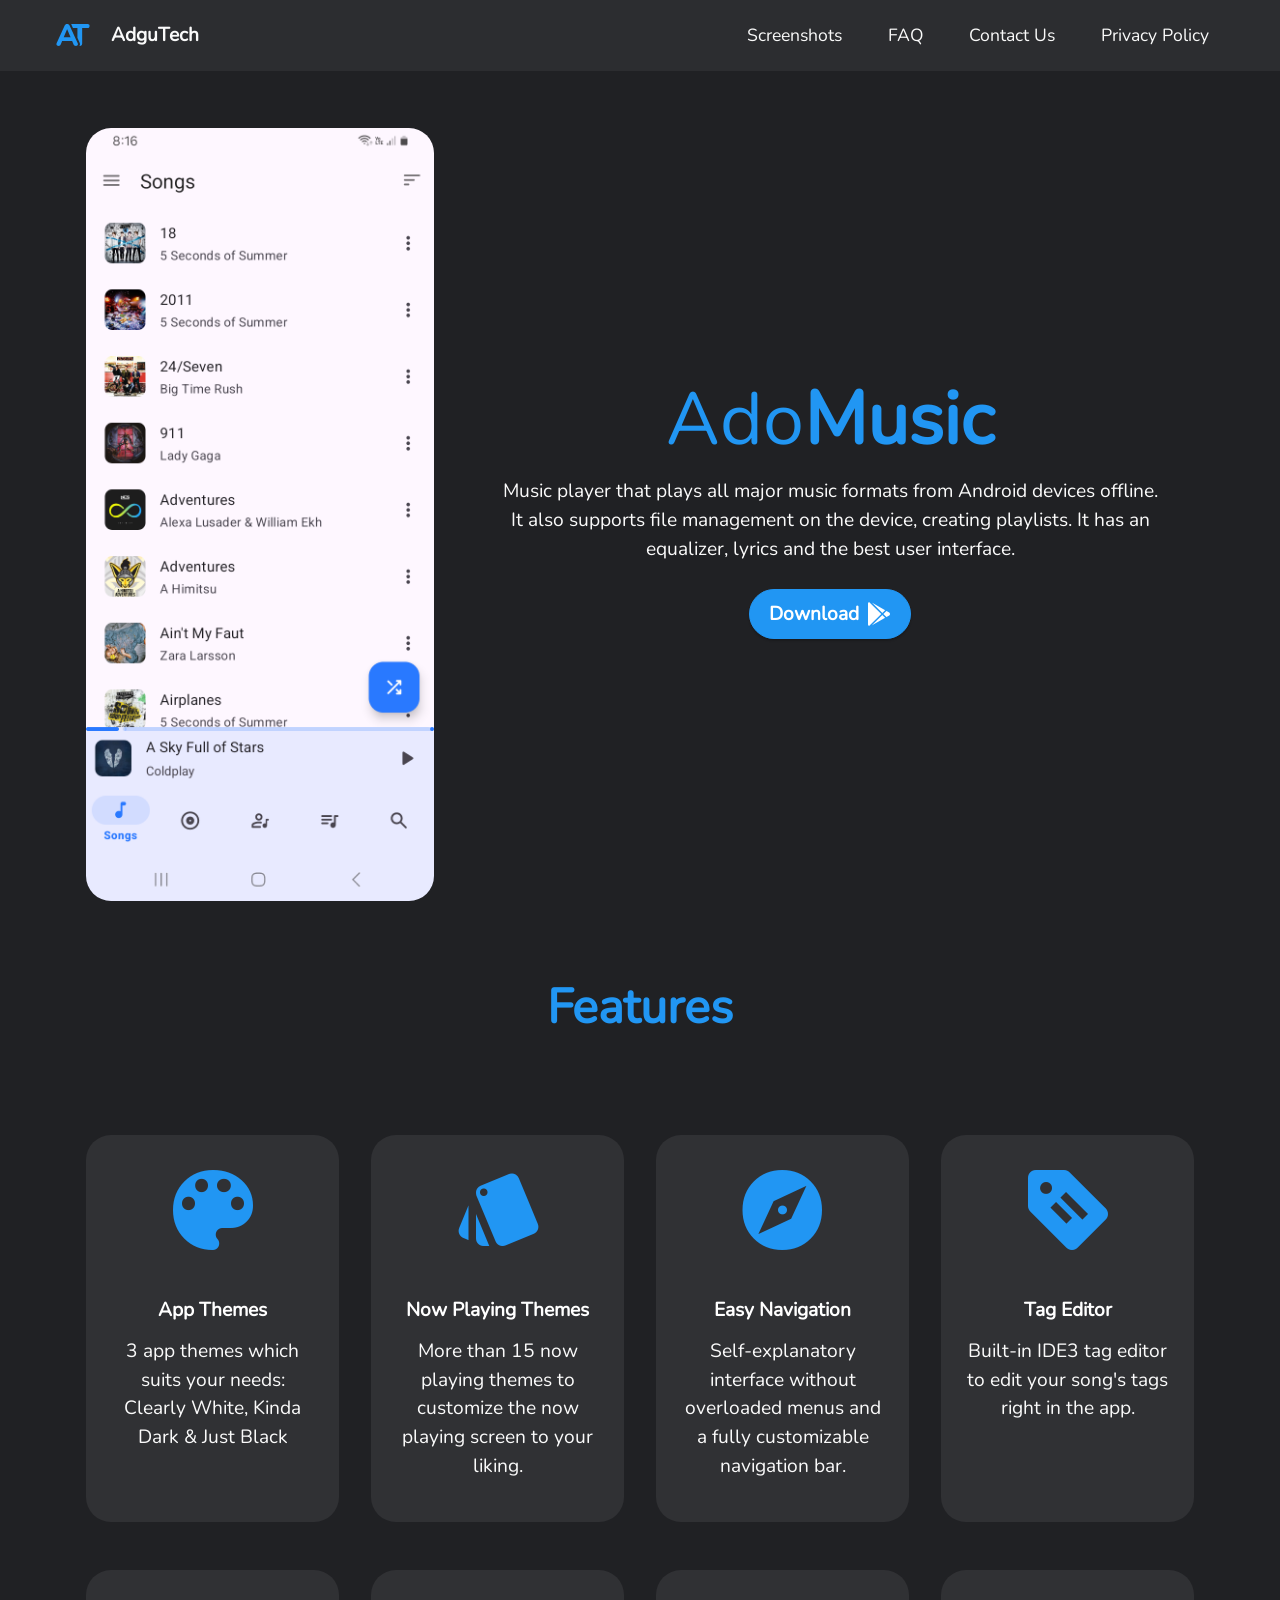
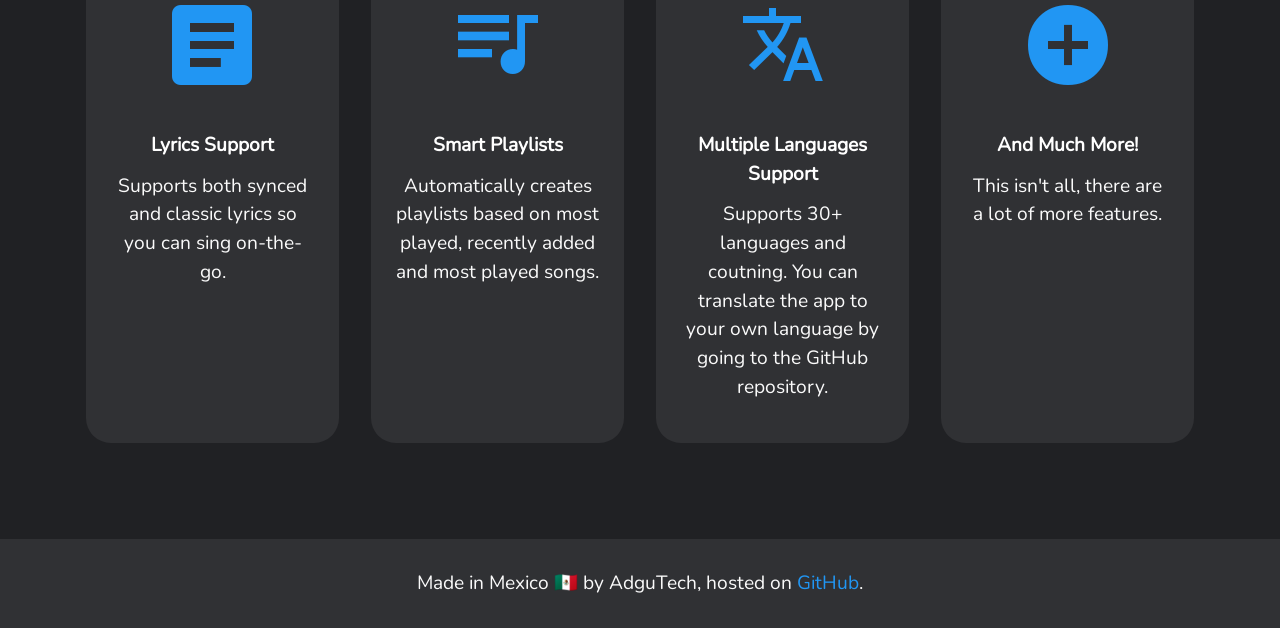
<file: index.html>
<!DOCTYPE html>
<HTML lang="en">
<html>

<head>
    <meta charset="UTF-8">
    <meta http-equiv="X-UA-Compatible" content="IE=edge">
    <meta name="viewport" content="width=device-width, initial-scale=1, minimum-scale=1">
    <link rel="icon" type="image/png" sizes="32x32" href="assets/images/favicon-32x32.png">
    <link rel="icon" type="image/png" sizes="16x16" href="assets/images/favicon-16x16.png">
    <meta name="description" content="AdguTech - AdoMusic: Music player that plays all major music formats from Android devices offline.">
    <meta name="color-scheme" content="dark">

    <title>AdguTech</title>
    <link rel="stylesheet" href="styles/bootstrap.min.css">
    <link rel="stylesheet" href="assets/icons/styles.css">
    <link rel="stylesheet" href="styles/style.css">

</head>

<body>
    <section class="menu navmenu">

        <nav class="navbar navbar-dropdown navbar-fixed-top navbar-expand-lg">
            <div class="container-fluid">
                <div class="navbar-brand">
                    <span class="navbar-logo">
                        <a href="https://adgutech.github.io/"><img src="assets/images/adgutech.svg"></a>
                    </span>
                    <span class="navbar-text"><a class="navbar-text text-white display-7"
                            href="https://adgutech.github.io/">AdguTech</a></span>
                </div>
                <button class="navbar-toggler" type="button" data-toggle="collapse"
                    data-target="#navbarSupportedContent" aria-controls="navbarNavAltMarkup" aria-expanded="false"
                    aria-label="Toggle navigation">
                    <div class="hamburger">
                        <span></span>
                        <span></span>
                        <span></span>
                        <span></span>
                    </div>
                </button>
                <div class="collapse navbar-collapse" id="navbarSupportedContent">
                    <ul class="navbar-nav nav-dropdown" data-app-modern-menu="true">
                        <li class="nav-item"><a class="nav-link link text-white display-4"
                            href="screenshots">Screenshots</a></li>
                        <li class="nav-item"><a class="nav-link link text-white display-4"
                            href="faq" aria-expanded="true">FAQ</a></li>
                        <li class="nav-item"><a class="nav-link link text-white display-4"
                            href="contact" aria-expanded="true">Contact Us</a></li>
                        <li class="nav-item"><a class="nav-link link text-white display-4"
                            href="privacy" aria-expanded="true">Privacy Policy</a></li>
                    </ul>
                </div>
            </div>
        </nav>
    </section>
    <div class="animate">
        <section class="homepage-main">

            <div class="container">
                <div class="row justify-content-center">
                    <div class="col-12 col-md-4 image-wrapper">
                        <img class="w-100" src="assets/images/screenshots/songs.png" alt="banner">
                    </div>
                    <div class="col-12 col-md">
                        <div class="text-wrapper text-center">
                            <h1 class="text-white mb-3 display-1">
                                <strong><span style="color:#2196f3">Ado<b>Music</b></span></strong>
                                <strong>
                                    <br>
                                </strong>
                            </h1>
                            <p class="display-7 text-white">Music player that plays all major music
                                formats from Android devices offline. It also supports file management on the
                                device, creating playlists. It has an equalizer, lyrics and the best user interface.</p>
                            <div class="section-btn mt-3">
                                <a class="btn btn-primary display-7"
                                    href="https://play.google.com/store/apps/details?id=com.adgutech.adomusic"><span
                                        class="icon-font icon-google-play"></span>Download</a>
                            </div>
                        </div>
                    </div>
                </div>
            </div>
        </section>
        <section class="homepage-features">

            <div class="container">
                <div class="row">
                    <div class="col-12 col-lg-9">
                        <h3 class="section-title align-center mb-0 display-2">
                            <strong>Features</strong><br><strong><br></strong>
                        </h3>

                    </div>
                </div>
                <div class="row">
                    <div class="card col-12 col-md-6 col-lg-3">
                        <div class="card-wrapper">
                            <div class="card-box align-center">
                                <div class="iconfont-wrapper">
                                    <span class="icon-font icon-palette"></span>
                                </div>
                                <h5 class="card-title display-7"><strong>App Themes</strong></h5>
                                <p class="text-white display-7">3 app themes which suits your
                                    needs:<br>Clearly White, Kinda Dark &amp; Just Black</p>
                            </div>
                        </div>
                    </div>
                    <div class="card col-12 col-md-6 col-lg-3">
                        <div class="card-wrapper">
                            <div class="card-box align-center">
                                <div class="iconfont-wrapper">
                                    <span class="icon-font icon-palette-swatch"></span>
                                </div>
                                <h5 class="card-title display-7"><strong>Now Playing Themes</strong></h5>
                                <p class="text-white display-7">More than 15 now playing themes to customize
                                    the now playing screen to your liking.</p>
                            </div>
                        </div>
                    </div>
                    <div class="card col-12 col-md-6 col-lg-3">
                        <div class="card-wrapper">
                            <div class="card-box align-center">
                                <div class="iconfont-wrapper">
                                    <span class="icon-font icon-compass"></span>
                                </div>
                                <h5 class="card-title display-7"><strong>Easy Navigation</strong></h5>
                                <p class="text-white display-7">Self-explanatory interface without overloaded
                                    menus and a fully customizable navigation bar.</p>
                            </div>
                        </div>
                    </div>
                    <div class="card col-12 col-md-6 col-lg-3">
                        <div class="card-wrapper">
                            <div class="card-box align-center">
                                <div class="iconfont-wrapper">
                                    <span class="icon-font icon-tag-text"></span>
                                </div>
                                <h5 class="card-title display-7"><strong>Tag Editor</strong></h5>
                                <p class="text-white display-7">Built-in IDE3 tag editor to edit your song's
                                    tags right in the app.</p>
                            </div>
                        </div>
                    </div>
                    <div class="card col-12 col-md-6 col-lg-3">
                        <div class="card-wrapper">
                            <div class="card-box align-center">
                                <div class="iconfont-wrapper">
                                    <span class="icon-font icon-text-box"></span>
                                </div>
                                <h5 class="card-title display-7"><strong>Lyrics Support</strong></h5>
                                <p class="text-white display-7">Supports both synced and classic lyrics so
                                    you can sing on-the-go.
                                </p>
                            </div>
                        </div>
                    </div>
                    <div class="card col-12 col-md-6 col-lg-3">
                        <div class="card-wrapper">
                            <div class="card-box align-center">
                                <div class="iconfont-wrapper">
                                    <span class="icon-font icon-playlist-music"></span>
                                </div>
                                <h5 class="card-title display-7"><strong>Smart Playlists</strong></h5>
                                <p class="text-white display-7">Automatically creates playlists based on
                                    most played, recently added and most played songs.
                                </p>
                            </div>
                        </div>
                    </div>
                    <div class="card col-12 col-md-6 col-lg-3">
                        <div class="card-wrapper">
                            <div class="card-box align-center">
                                <div class="iconfont-wrapper">
                                    <span class="icon-font icon-translate"></span>
                                </div>
                                <h5 class="card-title display-7"><strong>Multiple Languages Support</strong></h5>
                                <p class="text-white display-7">Supports 30+ languages and coutning.
                                    You can translate the app to your own language by going to the GitHub repository.
                                </p>
                            </div>
                        </div>
                    </div>
                    <div class="card col-12 col-md-6 col-lg-3">
                        <div class="card-wrapper">
                            <div class="card-box align-center">
                                <div class="iconfont-wrapper">
                                    <span class="icon-font icon-plus-circle"></span>
                                </div>
                                <h5 class="card-title display-7"><strong>And Much More!</strong></h5>
                                <p class="text-white display-7">This isn't all, there are a lot of more features.</p>
                            </div>
                        </div>
                    </div>
                </div>
            </div>
        </section>
    </div>

    <script src="scripts/jquery.min.js"></script>
    <script src="scripts/bootstrap.min.js"></script>
    <script src="scripts/nav-dropdown.js"></script>
    <script src="scripts/navbar-dropdown.js"></script>

    <section class="footer">
        <div class="container">
            <div class="media-container-row align-center text-white">
                <div class="col-12">
                    <p class="mb-0 display-7">
                        Made in Mexico 🇲🇽 by AdguTech, hosted on <a href="https://github.com/adgutech/adgutech.github.io">GitHub</a>.</p>
                </div>
            </div>
        </div>
    </section>
</body>

</html>
</file>
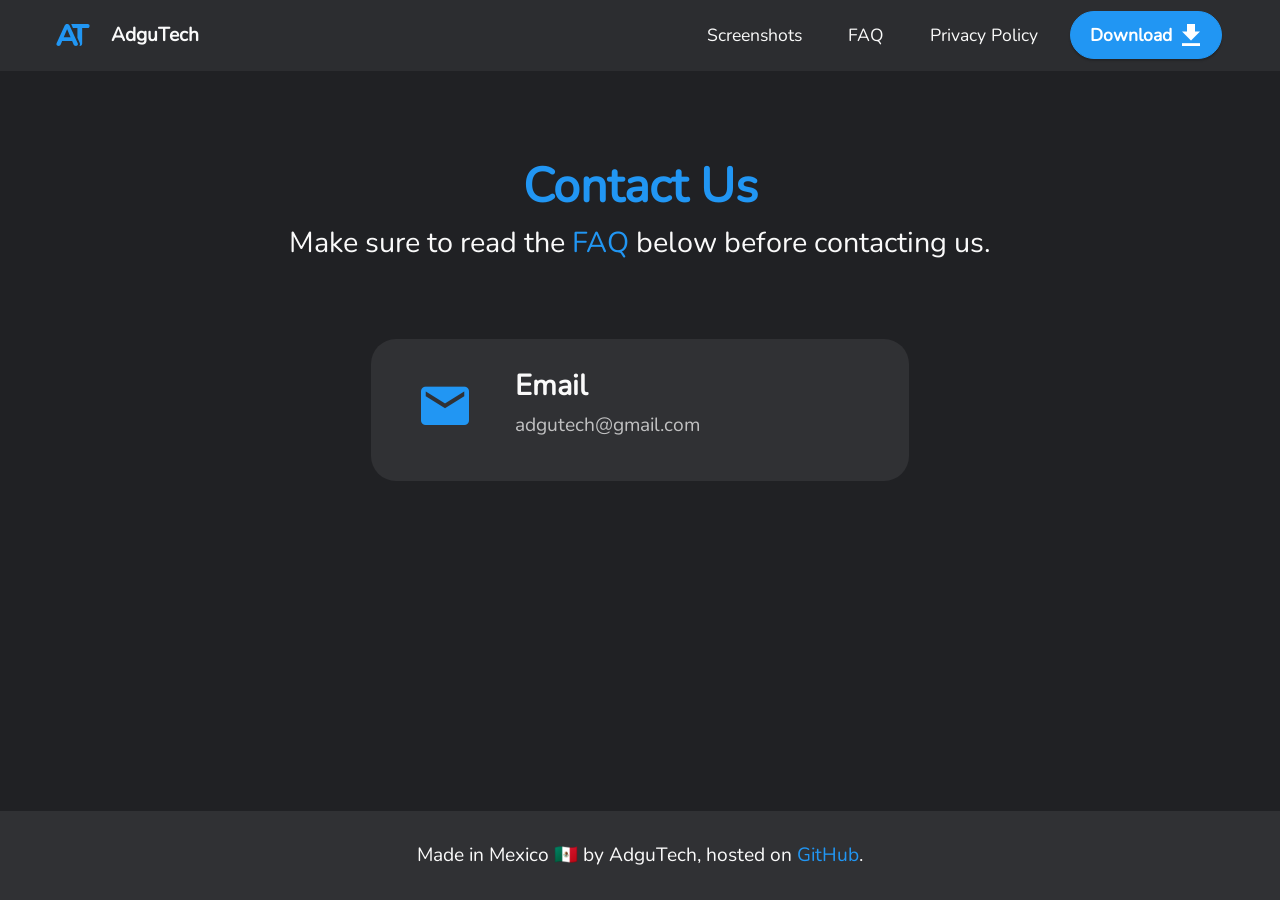
<file: contact.html>
<!DOCTYPE html>
<html>

<head>
    <meta charset="UTF-8">
    <meta http-equiv="X-UA-Compatible" content="IE=edge">
    <meta name="viewport" content="width=device-width, initial-scale=1, minimum-scale=1">
    <link rel="icon" type="image/png" sizes="32x32" href="assets/images/favicon-32x32.png">
    <link rel="icon" type="image/png" sizes="16x16" href="assets/images/favicon-16x16.png">
    <meta name="description" content="">
    <meta name="color-scheme" content="dark">

    <title>Contact Us - AdguTech</title>
    <link rel="stylesheet" href="styles/bootstrap.min.css">
    <link rel="stylesheet" href="assets/icons/styles.css">
    <link rel="stylesheet" href="styles/style.css">

</head>

<body>

    <section class="menu navmenu">

        <nav class="navbar navbar-dropdown navbar-fixed-top navbar-expand-lg">
            <div class="container-fluid">
                <div class="navbar-brand">
                    <span class="navbar-logo">
                        <a href="https://adgutech.github.io/"><img src="assets/images/adgutech.svg"></a>
                    </span>
                    <span class="navbar-text"><a class="navbar-text text-white display-7"
                            href="https://adgutech.github.io/">AdguTech</a></span>
                </div>
                <button class="navbar-toggler" type="button" data-toggle="collapse"
                    data-target="#navbarSupportedContent" aria-controls="navbarNavAltMarkup" aria-expanded="false"
                    aria-label="Toggle navigation">
                    <div class="hamburger">
                        <span></span>
                        <span></span>
                        <span></span>
                        <span></span>
                    </div>
                </button>
                <div class="collapse navbar-collapse" id="navbarSupportedContent">
                    <ul class="navbar-nav nav-dropdown" data-app-modern-menu="true">
                        <li class="nav-item"><a class="nav-link link text-white display-4"
                            href="screenshots">Screenshots</a></li>
                        <li class="nav-item"><a class="nav-link link text-white display-4"
                            href="faq" aria-expanded="true">FAQ</a></li>
                        <li class="nav-item"><a class="nav-link link text-white display-4"
                            href="privacy" aria-expanded="true">Privacy Policy</a></li>
                    </ul>
                    <div class="navbar-buttons section-btn"><a class="btn btn-primary display-4"
                            href="https://play.google.com/store/apps/details?id=com.adgutech.adomusic"><span
                                class="icon-download icon-font"></span>
                            Download</a></div>
                </div>
            </div>
        </nav>
    </section>
    <div class="animate">
    <section class="contact-page">

        <div class="container">
            <div class="section-head">
                <h3 class="section-title align-center mb-0 display-2">
                    <strong>Contact Us</strong><strong><br></strong></h3>
                <h4 class="text-white align-center mb-0 mt-2 display-5">
                    Make sure to read the <a href="faq" class="text-primary">FAQ</a> below before contacting
                    us.<br><br></h4>
            </div>
            <div class="row justify-content-center mt-4">
                <div class="card col-12 col-md-6">
                    <div class="card-wrapper">
                        <div class="image-wrapper">
                            <a href="mailto:adgutech@gmail.com" target="_blank">
                                <span class="link-spanner"></span></a>
                                <span class="icon-font icon-email"></span>
                        </div>
                        <div class="text-wrapper">
                            <h6 class="text-white mb-1 display-5">
                                <strong>Email</strong>
                            </h6>
                            <p class="display-7">adgutech@gmail.com</p>
                        </div>
                    </div>
                </div>
            </div>
        </div>
    </section>
    </div>
    <script src="scripts/jquery.min.js"></script>
    <script src="scripts/bootstrap.min.js"></script>
    <script src="scripts/nav-dropdown.js"></script>
    <script src="scripts/navbar-dropdown.js"></script>

    <section class="footer">
        <div class="container">
            <div class="media-container-row align-center text-white">
                <div class="col-12">
                    <p class="mb-0 display-7">
                        Made in Mexico 🇲🇽 by AdguTech, hosted on <a href="https://github.com/adgutech/adgutech.github.io">GitHub</a>.</p>
                </div>
            </div>
        </div>
    </section>
</body>

</html>
</file>
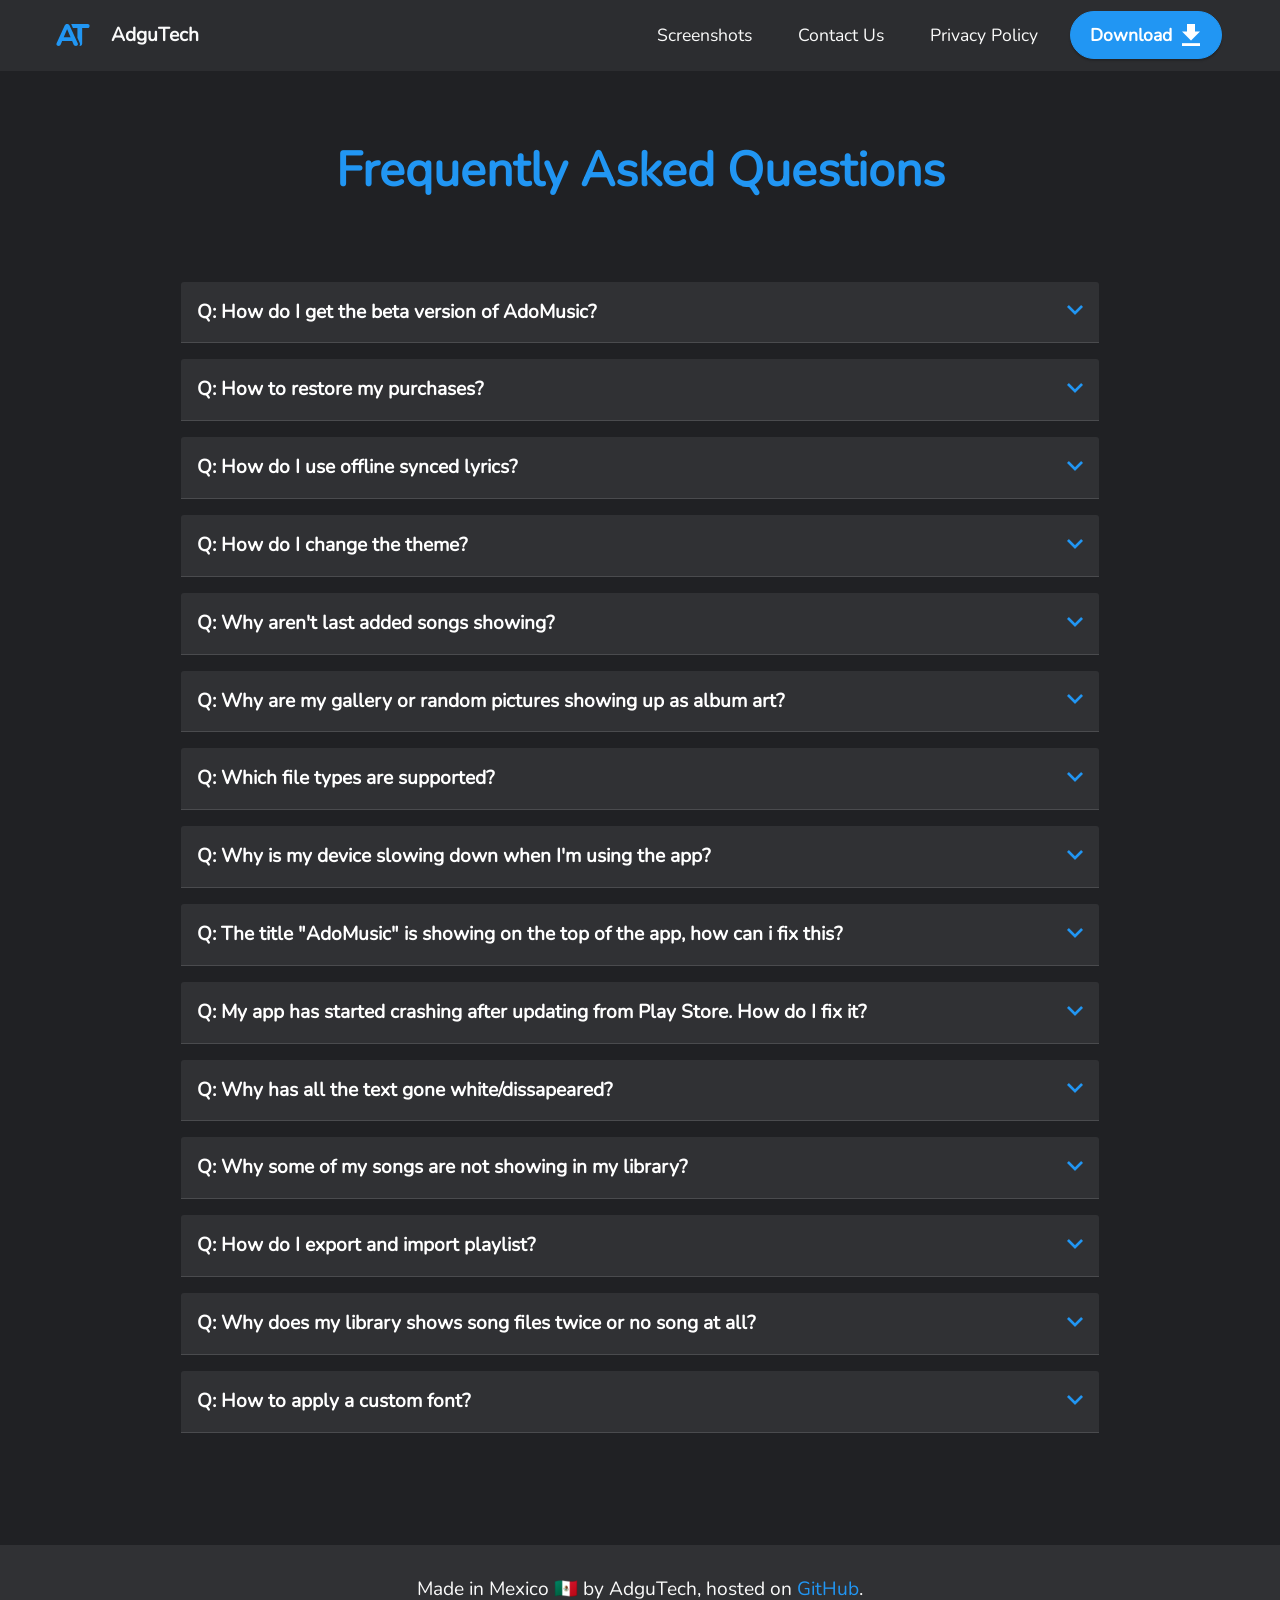
<file: faq.html>
<!DOCTYPE html>
<html>

<head>
    <meta charset="UTF-8">
    <meta http-equiv="X-UA-Compatible" content="IE=edge">
    <meta name="viewport" content="width=device-width, initial-scale=1, minimum-scale=1">
    <link rel="icon" type="image/png" sizes="32x32" href="assets/images/favicon-32x32.png">
    <link rel="icon" type="image/png" sizes="16x16" href="assets/images/favicon-16x16.png">
    <meta name="description" content="">
    <meta name="color-scheme" content="dark">

    <title>Frequently Asked Questions - AdguTech</title>
    <link rel="stylesheet" href="styles/bootstrap.min.css">
    <link rel="stylesheet" href="assets/icons/styles.css">
    <link rel="stylesheet" href="styles/style.css">

</head>

<body>
    <section class="menu navmenu">

        <nav class="navbar navbar-dropdown navbar-fixed-top navbar-expand-lg">
            <div class="container-fluid">
                <div class="navbar-brand">
                    <span class="navbar-logo">
                        <a href="https://adgutech.github.io/"><img src="assets/images/adgutech.svg"></a>
                    </span>
                    <span class="navbar-text"><a class="navbar-text text-white display-7"
                            href="https://adgutech.github.io/">AdguTech</a></span>
                </div>
                <button class="navbar-toggler" type="button" data-toggle="collapse"
                    data-target="#navbarSupportedContent" aria-controls="navbarNavAltMarkup" aria-expanded="false"
                    aria-label="Toggle navigation">
                    <div class="hamburger">
                        <span></span>
                        <span></span>
                        <span></span>
                        <span></span>
                    </div>
                </button>
                <div class="collapse navbar-collapse" id="navbarSupportedContent">
                    <ul class="navbar-nav nav-dropdown" data-app-modern-menu="true">
                        <li class="nav-item"><a class="nav-link link text-white display-4"
                            href="screenshots">Screenshots</a></li>
                        <li class="nav-item"><a class="nav-link link text-white display-4"
                            href="contact" aria-expanded="true">Contact Us</a></li>
                        <li class="nav-item"><a class="nav-link link text-white display-4"
                            href="privacy" aria-expanded="true">Privacy Policy</a></li>
                    </ul>

                    <div class="navbar-buttons section-btn"><a class="btn btn-primary display-4"
                            href="https://play.google.com/store/apps/details?id=com.adgutech.adomusic"><span
                                class="icon-download icon-font"></span>
                            Download</a></div>
                </div>
            </div>
        </nav>
    </section>
    <div class="animate">
        <section class="faq-page">

            <div class="container">

                <div class="row justify-content-center">
                    <div class="col-12 col-md-10">
                        <div class="section-head align-center mb-4">
                            <h3 class="section-title mb-0 display-2"><strong>Frequently Asked
                                    Questions</strong><br><strong><br></strong>
                            </h3>
                        </div>

                        <div id="bootstrap-toggle" class="accordionStyles tab-content">
                            <div class="card mb-3">
                                <div class="card-header">
                                    <a role="button" class="collapsed panel-title" data-toggle="collapse"
                                        href="#collapse1" aria-expanded="false" aria-controls="collapse1">
                                        <h6 class="panel-title-edit mb-0 display-7"><strong>Q: How do I get the beta
                                                version of AdoMusic?</strong>
                                        </h6>
                                        <span class="sign icon-font icon-chevron-down"></span>
                                    </a>
                                </div>
                                <div id="collapse1" class="panel-collapse collapse">
                                    <div class="panel-body">
                                        <p class="panel-text display-7">You can opt-in for the beta build by clicking on
                                            this link: <a
                                                href="https://play.google.com/apps/testing/com.adgutech.adomusic"
                                                target="_blank" rel="noopener noreferrer">Register
                                                for beta</a>
                                        </p>
                                    </div>
                                </div>
                            </div>
                            <div class="card mb-3">
                                <div class="card-header">
                                    <a role="button" class="collapsed panel-title" data-toggle="collapse"
                                        href="#collapse2" aria-expanded="false" aria-controls="collapse2">
                                        <h6 class="panel-title-edit mb-0 display-7"><strong>Q: How to restore my
                                                purchases?</strong>
                                        </h6>
                                        <span class="sign icon-font icon-chevron-down"></span>
                                    </a>
                                </div>
                                <div id="collapse2" class="panel-collapse collapse">
                                    <div class="panel-body">
                                        <p class="panel-text display-7">Make sure to switch and use the account in the
                                            Play Store app through which you purchased before installing AdoMusic.
                                            The account used to install the app is also used to purchase or restore the
                                            premium license.<br><br>If you already have installed it, remove all other
                                            accounts except the one with which you purchased premium. Then restore the
                                            purchase.</p>
                                    </div>
                                </div>
                            </div>
                            <div class="card mb-3">
                                <div class="card-header">
                                    <a role="button" class="collapsed panel-title" data-toggle="collapse"
                                        href="#collapse3" aria-expanded="false" aria-controls="collapse3">
                                        <h6 class="panel-title-edit mb-0 display-7"><strong>Q: How do I use offline
                                                synced lyrics?</strong>
                                        </h6>
                                        <span class="sign icon-font icon-chevron-down"></span>
                                    </a>
                                </div>
                                <div id="collapse3" class="panel-collapse collapse">
                                    <div class="panel-body text-white">
                                        <p class="panel-text display-7 text-white">
                                        <p>
                                        <h5>There are three methods for how to get offline synced lyrics.</h5>
                                        </p>
                                        <p><strong>Method 1:</strong></p>
                                        <ul>
                                            <li>Download the time-stamped lyrics for your songs. They are need to be in
                                                this format: <code>[00:04:02] Some lyrics text</code></li>
                                            <li>Copy these time-stamped lyrics.</li>
                                            <li>Open AdoMusic and head to the song synced lyrics editor.</li>
                                            <li>Paste the lyrics there normally and exit the editor</li>
                                            <li>Open back lyrics & you should see your time-stamped lyrics there.</li>
                                        </ul>
                                        <p><strong>Method 2:</strong></p>
                                        <ul>
                                            <li>Download the <code>.lrc</code> files for your songs They are need to be
                                                in this format: <code>[00:04:02] Some lyrics text</code></li>
                                            <li>Now you have to rename the file you created in this way:
                                                <code>&lt;song_name&gt; - &lt;artist_name&gt;.lrc</code> or for
                                                better matching copy the <code>&lt;song_name&gt;</code> and the
                                                <code>&lt;artist_name&gt;</code> from the tag editor and then rename
                                                the file.
                                            </li>
                                            <li>Now paste the LRC files to the following path, for example :
                                                <code>/sdcard/Music/&lt;artist_name_folder&gt;/&lt;album_name_folder&gt;/</code>
                                                Here sdcard or internal storage. Ensure the LRC file along with the MP3 file inside the folder
                                                and match the same tags as the MP3 file.
                                            </li>
                                        </ul>
                                        <p><strong>Method 3: (Requires third-party app)</strong></p>
                                        <ul>
                                            <li>Download <a
                                                    href="https://play.google.com/store/apps/details?id=com.fillobotto.mp3tagger"
                                                    target="_blank" rel="noopener noreferrer">automatag</a> or <a
                                                    href="https://play.google.com/store/apps/details?id=com.serg.chuprin.tageditor"
                                                    target="_blank" rel="noopener noreferrer">autotagger</a> from Play
                                                Store.</li>
                                            <li>Find the time-stamped lyrics for your songs which don't have lyrics
                                                already. A time-stamped lyrics looks like this, <code>[00:04:02]
                                                        Some lyrics text</code> for example.</li>
                                            <li>Now you have to rename the file you created in this way:
                                                <code>&lt;song_name&gt; - &lt;artist_name&gt;.lrc</code> or for
                                                better matching copy the <code>&lt;song_name&gt;</code> and the
                                                <code>&lt;artist_name&gt;</code> from the tag editor and then rename
                                                the file.
                                            </li>
                                            <li>Find your song to edit and paste the synced lyrics. </li>
                                        </ul>
                                        <p><strong>Some Important Notes:</strong></p>
                                        <ul>
                                            <li>If you want to skip to particular time stamp, simply scroll to the
                                                time stamp from where you want to start from and a &#39;Play&#39;
                                                icon will appear left to the particular stamp. Tap on play button to
                                                play from there.</li>
                                            <li>When you save lyrics by pasting them into the lyrics editor, close the
                                                lyrics editor and reopen it for the lyrics to appear.</li>
                                        </ul>
                                        </p>

                                    </div>
                                </div>
                            </div>
                            <div class="card mb-3">
                                <div class="card-header">
                                    <a role="button" class="collapsed panel-title" data-toggle="collapse"
                                        href="#collapse5" aria-expanded="false" aria-controls="collapse5">
                                        <h6 class="panel-title-edit mb-0 display-7"><strong>Q: How do I change the
                                                theme?</strong>
                                        </h6>
                                        <span class="sign icon-font icon-chevron-down"></span>
                                    </a>
                                </div>
                                <div id="collapse5" class="panel-collapse collapse">
                                    <div class="panel-body text-white">
                                        <p class="panel-text display-7">Themes can be selected from the Themes
                                            section of the settings.</p>

                                    </div>
                                </div>
                            </div>
                            <div class="card mb-3">
                                <div class="card-header">
                                    <a role="button" class="collapsed panel-title" data-toggle="collapse"
                                        href="#collapse7" aria-expanded="false" aria-controls="collapse7">
                                        <h6 class="panel-title-edit mb-0 display-7"><strong>Q: Why aren't last added
                                                songs showing?</strong>
                                        </h6>
                                        <span class="sign icon-font icon-chevron-down"></span>
                                    </a>
                                </div>
                                <div id="collapse7" class="panel-collapse collapse">
                                    <div class="panel-body text-white">
                                        <p class="panel-text display-7">Settings -&gt; Advanced -&gt; Last added playlist
                                            interval -&gt; Select an option from the list.</p>

                                    </div>
                                </div>
                            </div>
                            <div class="card mb-3">
                                <div class="card-header">
                                    <a role="button" class="collapsed panel-title" data-toggle="collapse"
                                        href="#collapse9" aria-expanded="false" aria-controls="collapse9">
                                        <h6 class="panel-title-edit mb-0 display-7"><strong>Q: Why are my gallery or
                                                random pictures showing up as album art?</strong>
                                        </h6>
                                        <span class="sign icon-font icon-chevron-down"></span>
                                    </a>
                                </div>
                                <div id="collapse9" class="panel-collapse collapse">
                                    <div class="panel-body text-white">
                                        <p class="panel-text display-7">Settings -&gt; Album artwork -&gt; Ignore media store
                                            covers -&gt; Enable </p>

                                    </div>
                                </div>
                            </div>
                            <div class="card mb-3">
                                <div class="card-header">
                                    <a role="button" class="collapsed panel-title" data-toggle="collapse"
                                        href="#collapse10" aria-expanded="false" aria-controls="collapse10">
                                        <h6 class="panel-title-edit mb-0 display-7"><strong>Q: Which file types are
                                                supported?</strong>
                                        </h6>
                                        <span class="sign icon-font icon-chevron-down"></span>
                                    </a>
                                </div>
                                <div id="collapse10" class="panel-collapse collapse">
                                    <div class="panel-body text-white">
                                        <p class="panel-text display-7">AdoMusic uses the native media player that
                                            comes with your Android phone, so as long as a file type is supported by
                                            your phone, it's supported by AdoMusic.</p>

                                    </div>
                                </div>
                            </div>
                            <div class="card mb-3">
                                <div class="card-header">
                                    <a role="button" class="collapsed panel-title" data-toggle="collapse"
                                        href="#collapse11" aria-expanded="false" aria-controls="collapse11">
                                        <h6 class="panel-title-edit mb-0 display-7"><strong>Q: Why is my device slowing
                                                down when I'm using the app?</strong>
                                        </h6>
                                        <span class="sign icon-font icon-chevron-down"></span>
                                    </a>
                                </div>
                                <div id="collapse11" class="panel-collapse collapse">
                                    <div class="panel-body text-white">
                                        <p class="panel-text display-7">AdoMusic is image intensive, it keeps images
                                            in the cache for quick loading.</p>

                                    </div>
                                </div>
                            </div>
                            <div class="card mb-3">
                                <div class="card-header">
                                    <a role="button" class="collapsed panel-title" data-toggle="collapse"
                                        href="#collapse12" aria-expanded="false" aria-controls="collapse12">
                                        <h6 class="panel-title-edit mb-0 display-7"><strong>Q: The title "AdoMusic"
                                                is showing on the top of the app, how can i fix this?</strong>
                                        </h6>
                                        <span class="sign icon-font icon-chevron-down"></span>
                                    </a>
                                </div>
                                <div id="collapse12" class="panel-collapse collapse">
                                    <div class="panel-body text-white">
                                        <p class="panel-text display-7">If you are facing this issue, please clear the
                                            app's cache and data.</p>

                                    </div>
                                </div>
                            </div>
                            <div class="card mb-3">
                                <div class="card-header">
                                    <a role="button" class="collapsed panel-title" data-toggle="collapse"
                                        href="#collapse14" aria-expanded="false" aria-controls="collapse14">
                                        <h6 class="panel-title-edit mb-0 display-7"><strong>Q: My app has started
                                                crashing after updating from Play Store. How do I fix it?</strong>
                                        </h6>
                                        <span class="sign icon-font icon-chevron-down"></span>
                                    </a>
                                </div>
                                <div id="collapse14" class="panel-collapse collapse">
                                    <div class="panel-body text-white">
                                        <p class="panel-text display-7">Sorry, settings have changed internally. Please
                                            try <strong>clear data of the app</strong>. If it doesn't work, reinstalling
                                            fresh from play store should help.</p>

                                    </div>
                                </div>
                            </div>
                            <div class="card mb-3">
                                <div class="card-header">
                                    <a role="button" class="collapsed panel-title" data-toggle="collapse"
                                        href="#collapse15" aria-expanded="false" aria-controls="collapse15">
                                        <h6 class="panel-title-edit mb-0 display-7"><strong>Q: Why has all the text gone
                                                white/dissapeared?</strong>
                                        </h6>
                                        <span class="sign icon-font icon-chevron-down"></span>
                                    </a>
                                </div>
                                <div id="collapse15" class="panel-collapse collapse">
                                    <div class="panel-body text-white">
                                        <p class="panel-text display-7">Change the theme to Black or Dark and change it
                                            back to what you had before.</p>

                                    </div>
                                </div>
                            </div>
                            <div class="card mb-3">
                                <div class="card-header">
                                    <a role="button" class="collapsed panel-title" data-toggle="collapse"
                                        href="#collapse16" aria-expanded="false" aria-controls="collapse16">
                                        <h6 class="panel-title-edit mb-0 display-7"><strong>Q: Why some of my songs are
                                                not showing in my library?</strong>
                                        </h6>
                                        <span class="sign icon-font icon-chevron-down"></span>
                                    </a>
                                </div>
                                <div id="collapse16" class="panel-collapse collapse">
                                    <div class="panel-body text-white">
                                        <p class="panel-text display-7 text-white">
                                        <p>
                                        <h5>Having some problems with music files not showing in your library? Try these
                                            solutions:</h5>
                                        </p>
                                        <ul>
                                            <li>Try checking that the audio files are not less than 30 seconds. If so,
                                                go to Settings -&gt; Advanced and put <strong>"Filter Song
                                                    Duration"</strong> to zero.</li>
                                            <li>Remove "<code>.nomedia</code>" file from the music folder in your device
                                                storage. Enable hidden files/folders in your file manager beforehand.
                                            </li>
                                            <li>Try manually scanning the media folder or reboot to refresh the media
                                                store. The scan option is available in the folder tab. To access the
                                                folder tab, go to settings -&gt; personalize -&gt; library categories
                                                and enable folders. If it isn't visible, click reset.</li>
                                            <li>If it still doesn't work and your audio files are stored on an SD card.,
                                                try moving them to internal memory then back to SD card.</li>
                                            <li>If that doesn't work, download the phonograph music app and let that app
                                                scan your music.</li>
                                            <li>If none of the preceding options work, clear the data from the "media
                                                storage" app (not cache). Go to system settings -&gt; apps -&gt; enable
                                                system apps and clear data to find this app.</li>
                                        </ul>
                                        </p>
                                    </div>
                                </div>
                            </div>
                            <div class="card mb-3">
                                <div class="card-header">
                                    <a role="button" class="collapsed panel-title" data-toggle="collapse"
                                        href="#collapse17" aria-expanded="false" aria-controls="collapse17">
                                        <h6 class="panel-title-edit mb-0 display-7"><strong>Q: How do I export and
                                                import playlist?</strong>
                                        </h6>
                                        <span class="sign icon-font icon-chevron-down"></span>
                                    </a>
                                </div>
                                <div id="collapse17" class="panel-collapse collapse">
                                    <div class="panel-body text-white">
                                        <p class="panel-text display-7 text-white">
                                        <p><strong>For Exporting playlists: </strong></p>
                                        <ul>
                                            <li>In your built-in music player, there should be an option to save those
                                                playlists as a file. Save them and import them from the file manager by
                                                opening it into AdoMusic.</li>
                                            <li>To export from AdoMusic, simply tap on <strong>save playlist as a
                                                    file</strong>.</li>
                                        </ul>

                                        <p><strong>For Importing playlists: </strong></p>
                                        <ul>
                                            <li>AdoMusic will automatically detect any playlist file when that
                                                playlist file is stored in InternalStorage/Playlist. However, if it
                                                doesn't, just open "file manager" and open that playlist file with AdoMusic.</li>
                                            <li>For restoring playlists, the location of songs must be the same in both
                                                the Playlist file and in your storage. For example, your music is in
                                                "Internalstorage/Music" and the playlist file has a song location
                                                "Internalstorage/Songs". Then it will not be going to work since both
                                                these locations are different.</li>
                                        </ul>

                                        <blockquote>
                                            <p>Note that those playlists must be of your offline music only since AdoMusic
											is an offline music player, not an online music player. So if your
                                                playlist is of online music, it can't be opened on other offline
                                                players.</p>
                                        </blockquote>
                                        </p>

                                    </div>
                                </div>
                            </div>
                            <div class="card mb-3">
                                <div class="card-header">
                                    <a role="button" class="collapsed panel-title" data-toggle="collapse"
                                        href="#collapse18" aria-expanded="false" aria-controls="collapse18">
                                        <h6 class="panel-title-edit mb-0 display-7"><strong>Q: Why does my library shows
                                                song files twice or no song at all?</strong>
                                        </h6>
                                        <span class="sign icon-font icon-chevron-down"></span>
                                    </a>
                                </div>
                                <div id="collapse18" class="panel-collapse collapse">
                                    <div class="panel-body text-white">
                                        <p class="panel-text display-7 text-white">
                                        <h5>If you are seeing duplication of songs in the library or no songs at all,
                                            then it's because of the Media Store issue which got affected by some other
                                            app.
                                            <br><br> To fix this:
                                        </h5>
                                        <ul>
                                            <li>Head to your device settings</li>
                                            <li>Open up "Apps & notifications" (This name depends from ROM to ROM)</li>
                                            <li>Find the 'Media storage' app and clear storage (both data and cache) of
                                                it.
                                            </li>
                                            <li>Then open the AdoMusic app and manually scan your music from your
                                                storage.</li>
                                            <li>Reboot the device to refresh the media store (Not sure if this is
                                                necessary)
                                            </li>
                                        </ul>

                                        <blockquote>
                                            <p>NOTE: Don't panic when you will open AdoMusic and see "Zero" songs
                                                there in the library.
                                                It's because you cleared Media Store which is responsible for
                                                recognising files on your
                                                device.</p>
                                        </blockquote>
                                        </p>
                                    </div>
                                </div>
                            </div>
                            <div class="card mb-3">
                                <div class="card-header">
                                    <a role="button" class="collapsed panel-title" data-toggle="collapse"
                                        href="#collapse20" aria-expanded="false" aria-controls="collapse20">
                                        <h6 class="panel-title-edit mb-0 display-7"><strong>Q: How to apply a custom
                                                font?</strong>
                                        </h6>
                                        <span class="sign icon-font icon-chevron-down"></span>
                                    </a>
                                </div>
                                <div id="collapse20" class="panel-collapse collapse">
                                    <div class="panel-body text-white">
                                        <p class="panel-text display-7">Since the replacement of the default font used
                                            by AdoMusic with the system based font, you can set almost any font you
                                            like within your operating system and AdoMusic will automatically use it.
                                            The change was made to fix font-related issues such as wrong text or
                                            symbols. <br><br> However, we do have an option to apply Nunito font an
                                            option if you do not like your system font and you are not able to set any
                                            custom font. </p>
                                    </div>
                                </div>
                            </div>
                        </div>
                    </div>
                </div>
            </div>
        </section>
        <!-- <span style="color: red;text-align: center;display: inherit;">🚧 The FAQ is under construction.</span> -->
    </div>

    <script src="scripts/jquery.min.js"></script>
    <script src="scripts/bootstrap.min.js"></script>
    <script src="scripts/nav-dropdown.js"></script>
    <script src="scripts/navbar-dropdown.js"></script>
    <script src="scripts/faq.js"></script>

    <section class="footer">

        <div class="container">
            <div class="media-container-row align-center text-white">
                <div class="col-12">
                    <p class="mb-0 display-7">
                        Made in Mexico 🇲🇽 by AdguTech, hosted on <a href="https://github.com/adgutech/adgutech.github.io">GitHub</a>.</p>
                </div>
            </div>
        </div>
    </section>
</body>

</html>
</file>
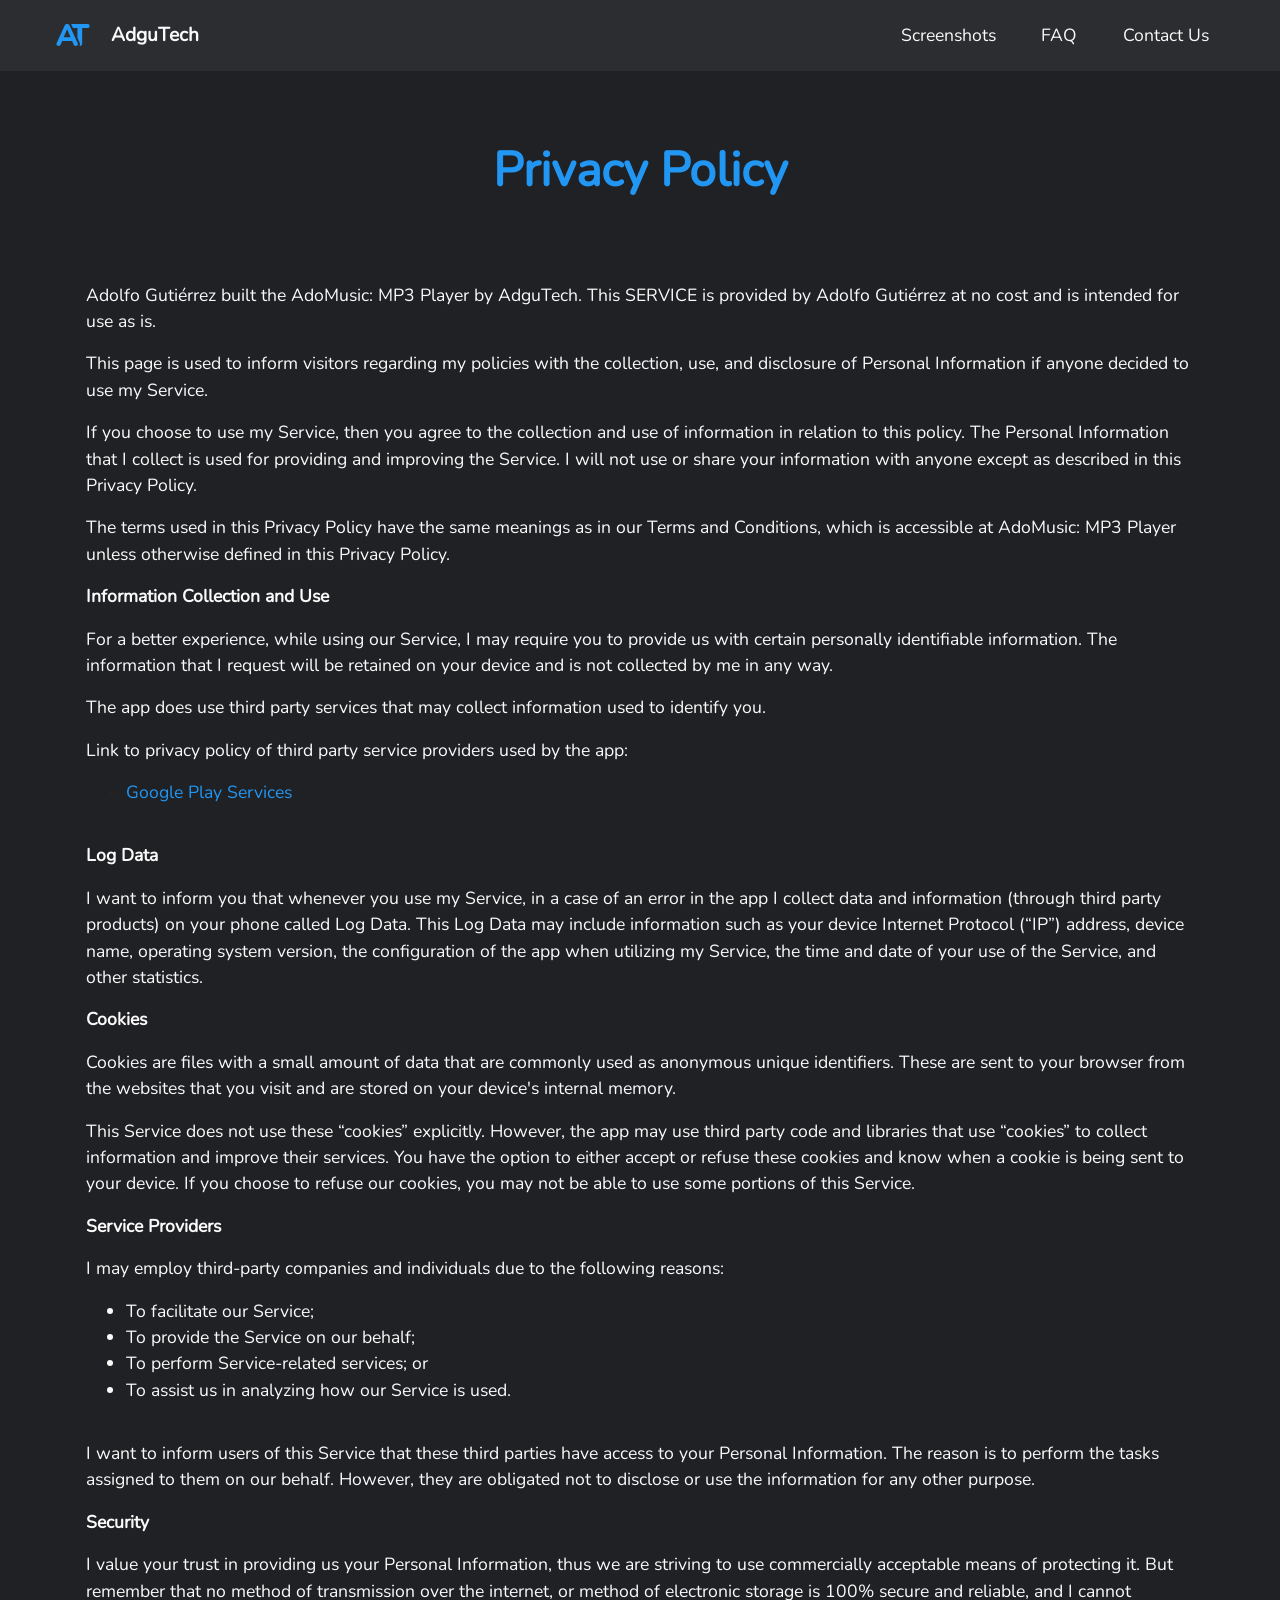
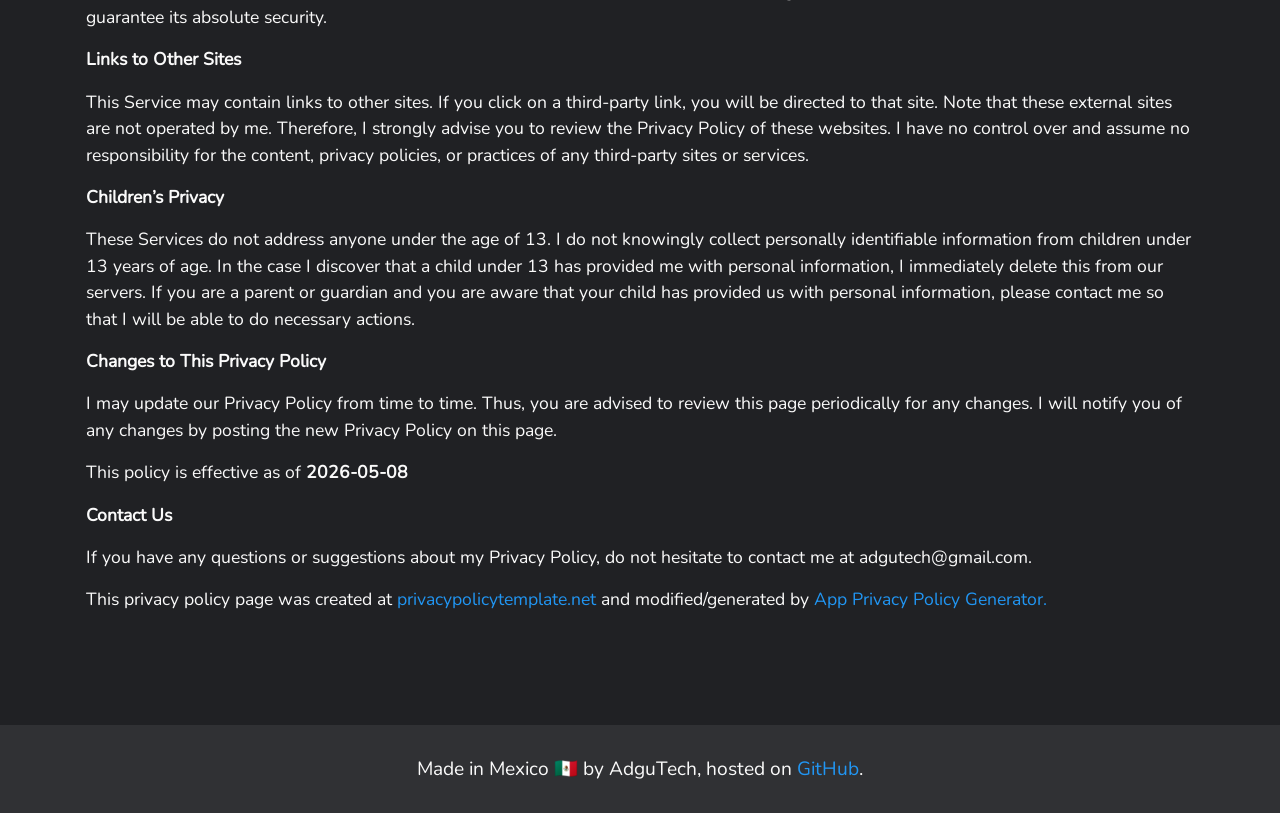
<file: privacy.html>
<!DOCTYPE html>
<HTML lang="en">
<html>

<head>
    <meta charset="UTF-8">
    <meta http-equiv="X-UA-Compatible" content="IE=edge">
    <meta name="viewport" content="width=device-width, initial-scale=1, minimum-scale=1">
    <link rel="icon" type="image/png" sizes="32x32" href="assets/images/favicon-32x32.png">
    <link rel="icon" type="image/png" sizes="16x16" href="assets/images/favicon-16x16.png">
    <meta name="description" content="">
    <meta name="color-scheme" content="dark">

    <title>Privacy Policy - AdguTech</title>
    <link rel="stylesheet" href="styles/bootstrap.min.css">
    <link rel="stylesheet" href="assets/icons/styles.css">
    <link rel="stylesheet" href="styles/style.css">

</head>

<body>
    <section class="menu navmenu">

        <nav class="navbar navbar-dropdown navbar-fixed-top navbar-expand-lg">
            <div class="container-fluid">
                <div class="navbar-brand">
                    <span class="navbar-logo">
                        <a href="https://adgutech.github.io/"><img src="assets/images/adgutech.svg"></a>
                    </span>
                    <span class="navbar-text"><a class="navbar-text text-white display-7"
                            href="https://adgutech.github.io/">AdguTech</a></span>
                </div>
                <button class="navbar-toggler" type="button" data-toggle="collapse"
                    data-target="#navbarSupportedContent" aria-controls="navbarNavAltMarkup" aria-expanded="false"
                    aria-label="Toggle navigation">
                    <div class="hamburger">
                        <span></span>
                        <span></span>
                        <span></span>
                        <span></span>
                    </div>
                </button>
                <div class="collapse navbar-collapse" id="navbarSupportedContent">
                    <ul class="navbar-nav nav-dropdown" data-app-modern-menu="true">
                        <li class="nav-item"><a class="nav-link link text-white display-4"
                            href="screenshots">Screenshots</a></li>
                        <li class="nav-item"><a class="nav-link link text-white display-4"
                            href="faq" aria-expanded="true">FAQ</a></li>
                        <li class="nav-item"><a class="nav-link link text-white display-4"
                            href="contact" aria-expanded="true">Contact Us</a></li>
                    </ul>
                </div>
            </div>
        </nav>
    </section>
    <div class="animate">
      <section class="privacy-page">
        <div class="container">
          <div class="row justify-content-center">
            <div class="section-head align-center mb-4">
              <h3 class="section-title mb-0 display-2"><strong>Privacy Policy</strong><br><strong><br></strong></h3>
            </div>
          </div>
          <div>
            <p class="text-white display-4">
              Adolfo Gutiérrez built the AdoMusic: MP3 Player by AdguTech. This SERVICE is provided by
              Adolfo Gutiérrez at no cost and is intended for use as
              is.
            </p>
            <p class="text-white display-4">
              This page is used to inform visitors regarding my
              policies with the collection, use, and disclosure of Personal
              Information if anyone decided to use my Service.
            </p>
            <p class="text-white display-4">
              If you choose to use my Service, then you agree to
              the collection and use of information in relation to this
              policy. The Personal Information that I collect is
              used for providing and improving the Service. I will not use or share your information with
              anyone except as described in this Privacy Policy.
            </p>
            <p class="text-white display-4">
              The terms used in this Privacy Policy have the same meanings
              as in our Terms and Conditions, which is accessible at
              AdoMusic: MP3 Player unless otherwise defined in this Privacy Policy.
            </p>
            <p class="text-white display-4"><strong>Information Collection and Use</strong></p>
            <p class="text-white display-4">
              For a better experience, while using our Service, I
              may require you to provide us with certain personally
              identifiable information. The information that
              I request will be retained on your device and is not collected by me in any way.
            </p>
            <div>
              <p class="text-white display-4">
                The app does use third party services that may collect
                information used to identify you.
              </p>
              <p class="text-white display-4">
                Link to privacy policy of third party service providers used
                by the app:
              </p>
              <ul>
                <li><a class="display-4" href="https://www.google.com/policies/privacy/" target="_blank" rel="noopener noreferrer">Google Play Services</a></li>
              </ul><!----><!----><!----><!----><!----><!----><!----><!----><!----><!----><!----><!----><!----><!----><!----><!----><!----><!----><!----><!----><!----><!----><!----><!----><!----><!---->
            </div>
            <p class="text-white display-4"><strong>Log Data</strong></p>
            <p class="text-white display-4">
              I want to inform you that whenever you
              use my Service, in a case of an error in the app
              I collect data and information (through third party
              products) on your phone called Log Data. This Log Data may
              include information such as your device Internet Protocol
              (“IP”) address, device name, operating system version, the
              configuration of the app when utilizing my Service,
              the time and date of your use of the Service, and other
              statistics.
            </p>
            <p class="text-white display-4"><strong>Cookies</strong></p>
            <p class="text-white display-4">
              Cookies are files with a small amount of data that are
              commonly used as anonymous unique identifiers. These are sent
              to your browser from the websites that you visit and are
              stored on your device's internal memory.
            </p>
            <p class="text-white display-4">
              This Service does not use these “cookies” explicitly. However,
              the app may use third party code and libraries that use
              “cookies” to collect information and improve their services.
              You have the option to either accept or refuse these cookies
              and know when a cookie is being sent to your device. If you
              choose to refuse our cookies, you may not be able to use some
              portions of this Service.
            </p>
            <p class="text-white display-4"><strong>Service Providers</strong></p>
            <p class="text-white display-4">
              I may employ third-party companies and
              individuals due to the following reasons:
            </p>
            <ul>
              <li class="text-white display-4">To facilitate our Service;</li>
              <li class="text-white display-4">To provide the Service on our behalf;</li>
              <li class="text-white display-4">To perform Service-related services; or</li>
              <li class="text-white display-4">To assist us in analyzing how our Service is used.</li>
            </ul>
            <p class="text-white display-4">
              I want to inform users of this Service
              that these third parties have access to your Personal
              Information. The reason is to perform the tasks assigned to
              them on our behalf. However, they are obligated not to
              disclose or use the information for any other purpose.
            </p>
            <p class="text-white display-4"><strong>Security</strong></p>
            <p class="text-white display-4">
              I value your trust in providing us your
              Personal Information, thus we are striving to use commercially
              acceptable means of protecting it. But remember that no method
              of transmission over the internet, or method of electronic
              storage is 100% secure and reliable, and I cannot
              guarantee its absolute security.
            </p>
            <p class="text-white display-4"><strong>Links to Other Sites</strong></p>
            <p class="text-white display-4">
              This Service may contain links to other sites. If you click on
              a third-party link, you will be directed to that site. Note
              that these external sites are not operated by me.
              Therefore, I strongly advise you to review the
              Privacy Policy of these websites. I have
              no control over and assume no responsibility for the content,
              privacy policies, or practices of any third-party sites or
              services.
            </p>
            <p class="text-white display-4"><strong>Children’s Privacy</strong></p>
            <p class="text-white display-4">
              These Services do not address anyone under the age of 13.
              I do not knowingly collect personally
              identifiable information from children under 13 years of age. In the case
              I discover that a child under 13 has provided
              me with personal information, I immediately
              delete this from our servers. If you are a parent or guardian
              and you are aware that your child has provided us with
              personal information, please contact me so that
              I will be able to do necessary actions.
            </p>
            <p class="text-white display-4"><strong>Changes to This Privacy Policy</strong></p>
            <p class="text-white display-4">
              I may update our Privacy Policy from
              time to time. Thus, you are advised to review this page
              periodically for any changes. I will
              notify you of any changes by posting the new Privacy Policy on
              this page.
            </p>
            <p class="text-white display-4">This policy is effective as of <b>2026-05-08</b></p>
            <p class="text-white display-4"><strong>Contact Us</strong></p>
            <p class="text-white display-4">
              If you have any questions or suggestions about my
              Privacy Policy, do not hesitate to contact me at adgutech@gmail.com.
            </p>
            <p class="text-white display-4">
              This privacy policy page was created at <a href="https://privacypolicytemplate.net" target="_blank" rel="noopener noreferrer">privacypolicytemplate.net </a>and modified/generated by <a href="https://app-privacy-policy-generator.nisrulz.com/" target="_blank" rel="noopener noreferrer">App Privacy Policy Generator.</a>
            </p>
          </div>
        </div>
      </section>
    </div>

    <script src="scripts/jquery.min.js"></script>
    <script src="scripts/bootstrap.min.js"></script>
    <script src="scripts/nav-dropdown.js"></script>
    <script src="scripts/navbar-dropdown.js"></script>

    <section class="footer">
        <div class="container">
            <div class="media-container-row align-center text-white">
                <div class="col-12">
                    <p class="mb-0 display-7">
                        Made in Mexico 🇲🇽 by AdguTech, hosted on <a href="https://github.com/adgutech/adgutech.github.io">GitHub</a>.</p>
                </div>
            </div>
        </div>
    </section>
</body>

</html>
</file>
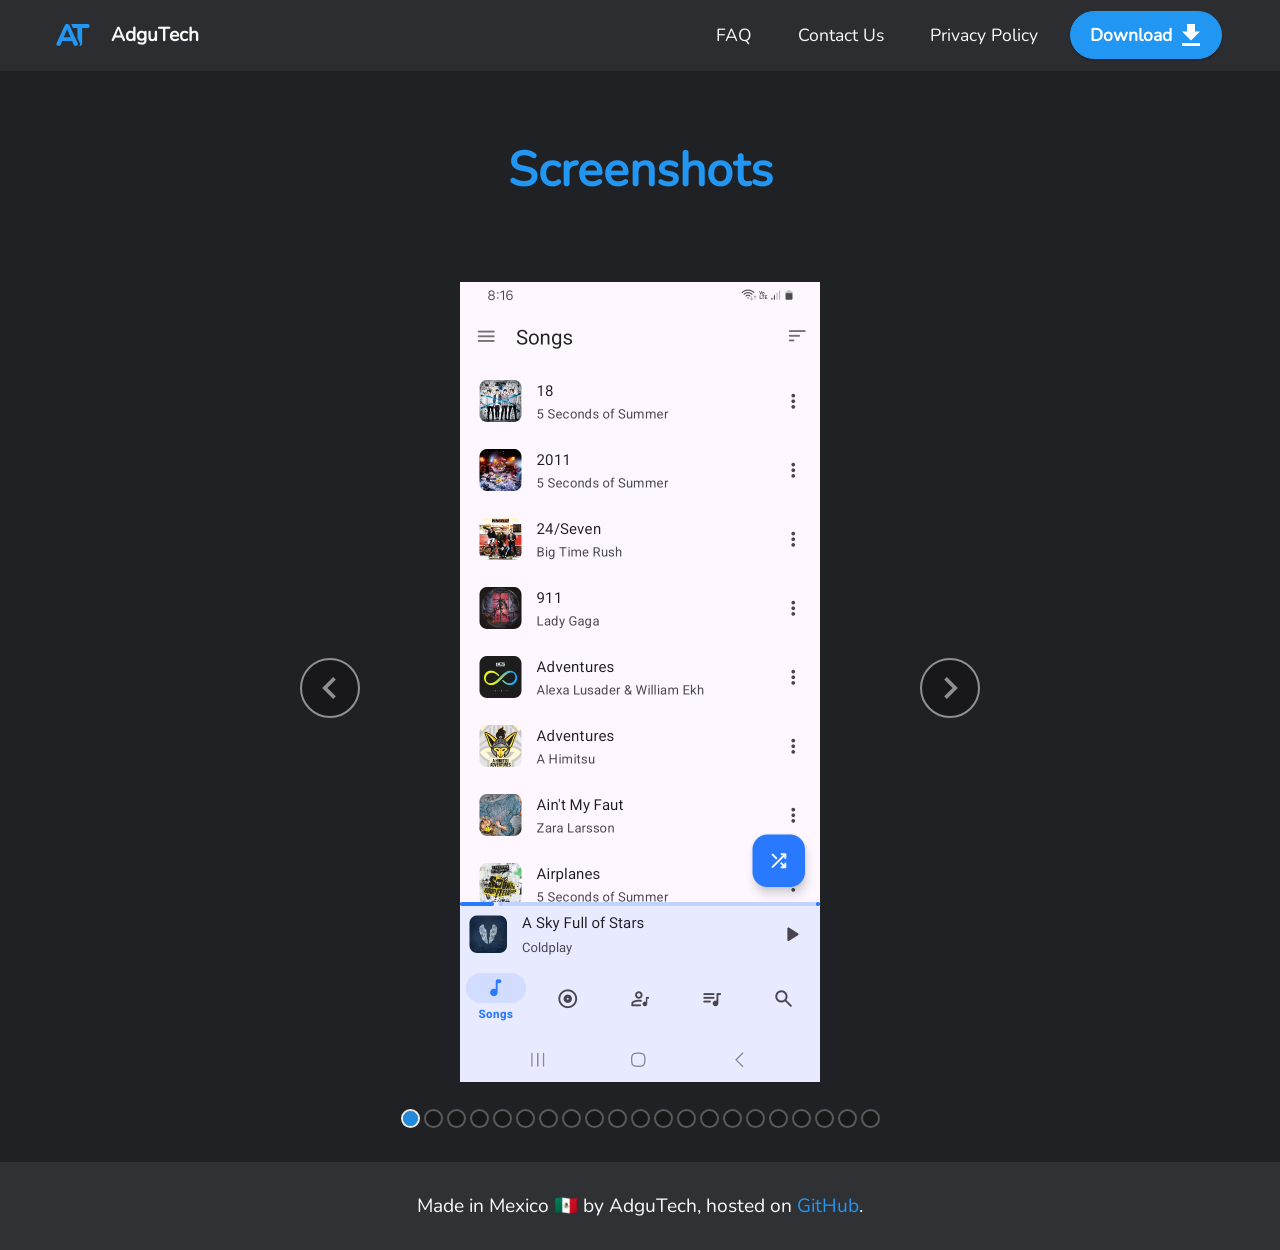
<file: screenshots.html>
<!DOCTYPE html>
<html>

<head>
    <meta charset="UTF-8">
    <meta http-equiv="X-UA-Compatible" content="IE=edge">
    <meta name="viewport" content="width=device-width, initial-scale=1, minimum-scale=1">
    <link rel="icon" type="image/png" sizes="32x32" href="assets/images/favicon-32x32.png">
    <link rel="icon" type="image/png" sizes="16x16" href="assets/images/favicon-16x16.png">
    <meta name="description" content="">
    <meta name="color-scheme" content="dark">

    <title>Screenshots - AdguTech</title>
    <link rel="stylesheet" href="styles/bootstrap.min.css">
    <link rel="stylesheet" href="assets/icons/styles.css">
    <link rel="stylesheet" href="styles/style.css">

</head>

<body>
    <section class="menu navmenu">

        <nav class="navbar navbar-dropdown navbar-fixed-top navbar-expand-lg">
            <div class="container-fluid">
                <div class="navbar-brand">
                    <span class="navbar-logo">
                        <a href="https://adgutech.github.io/"><img src="assets/images/adgutech.svg"></a>
                    </span>
                    <span class="navbar-text"><a class="navbar-text text-white display-7"
                            href="https://adgutech.github.io/">AdguTech</a></span>
                </div>
                <button class="navbar-toggler" type="button" data-toggle="collapse"
                    data-target="#navbarSupportedContent" aria-controls="navbarNavAltMarkup" aria-expanded="false"
                    aria-label="Toggle navigation">
                    <div class="hamburger">
                        <span></span>
                        <span></span>
                        <span></span>
                        <span></span>
                    </div>
                </button>
                <div class="collapse navbar-collapse" id="navbarSupportedContent">
                    <ul class="navbar-nav nav-dropdown" data-app-modern-menu="true">
                        <li class="nav-item"><a class="nav-link link text-white display-4"
                            href="faq" aria-expanded="true">FAQ</a></li>
                        <li class="nav-item"><a class="nav-link link text-white display-4"
                            href="contact" aria-expanded="true">Contact Us</a></li>
                        <li class="nav-item"><a class="nav-link link text-white display-4"
                            href="privacy" aria-expanded="true">Privacy Policy</a></li>
                    </ul>

                    <div class="navbar-buttons section-btn"><a class="btn btn-primary display-4"
                            href="https://play.google.com/store/apps/details?id=com.adgutech.adomusic"><span
                                class="icon-download icon-font"></span>
                            Download</a></div>
                </div>
            </div>
        </nav>
    </section>
    <div class="animate">
        <section class="gallery">

            <div class="container">
                <div class="row justify-content-center">
                    <div class="col-12 col-md-10">
                        <div class="row justify-content-center">
                            <div class="col-12 col-md-10">
                                <div class="section-head align-center mb-4">
                                    <h3 class="section-title mb-0 display-2"
                                        style="color: #2196f3 !important;padding-top: 4rem">
                                        <strong>Screenshots</strong><br><strong><br></strong>
                                    </h3>
                                </div>
                                <div class="carousel slide" id="carousel" data-ride="carousel" data-interval="5000">

                                    <ol class="carousel-indicators">
                                        <li data-slide-to="0" class="active" data-target="#carousel"></li>
                                        <li data-slide-to="1" data-target="#carousel"></li>
                                        <li data-slide-to="3" data-target="#carousel"></li>
                                        <li data-slide-to="4" data-target="#carousel"></li>
                                        <li data-slide-to="5" data-target="#carousel"></li>
                                        <li data-slide-to="6" data-target="#carousel"></li>
                                        <li data-slide-to="6" data-target="#carousel"></li>
                                        <li data-slide-to="7" data-target="#carousel"></li>
                                        <li data-slide-to="8" data-target="#carousel"></li>
                                        <li data-slide-to="9" data-target="#carousel"></li>
                                        <li data-slide-to="10" data-target="#carousel"></li>
                                        <li data-slide-to="11" data-target="#carousel"></li>
                                        <li data-slide-to="12" data-target="#carousel"></li>
                                        <li data-slide-to="13" data-target="#carousel"></li>
                                        <li data-slide-to="14" data-target="#carousel"></li>
                                        <li data-slide-to="15" data-target="#carousel"></li>
                                        <li data-slide-to="16" data-target="#carousel"></li>
                                        <li data-slide-to="17" data-target="#carousel"></li>
                                        <li data-slide-to="18" data-target="#carousel"></li>
                                        <li data-slide-to="19" data-target="#carousel"></li>
                                        <li data-slide-to="20" data-target="#carousel"></li>
                                    </ol>
                                    <div class="carousel-inner">
                                        <div class="carousel-item slider-image item active">
                                            <div class="item-wrapper">
                                                <img class="d-block w-100" src="assets/images/screenshots/songs_light.png">
                                            </div>
                                        </div>
                                        <div class="carousel-item slider-image item">
                                            <div class="item-wrapper">
                                                <img class="d-block w-100" src="assets/images/screenshots/songs_dark.png">
                                            </div>
                                        </div>
                                        <div class="carousel-item slider-image item">
                                            <div class="item-wrapper">
                                                <img class="d-block w-100" src="assets/images/screenshots/songs_black.png">
                                            </div>
                                        </div>
                                        <div class="carousel-item slider-image item">
                                            <div class="item-wrapper">
                                                <img class="d-block w-100" src="assets/images/screenshots/songs.png">
                                            </div>
                                        </div>
                                        <div class="carousel-item slider-image item">
                                            <div class="item-wrapper">
                                                <img class="d-block w-100" src="assets/images/screenshots/albums.png">
                                            </div>
                                        </div>
                                        <div class="carousel-item slider-image item">
                                            <div class="item-wrapper">
                                                <img class="d-block w-100" src="assets/images/screenshots/artists.png">
                                            </div>
                                        </div>
                                        <div class="carousel-item slider-image item">
                                            <div class="item-wrapper">
                                                <img class="d-block w-100" src="assets/images/screenshots/playlists.png">
                                            </div>
                                        </div>
                                        <div class="carousel-item slider-image item">
                                            <div class="item-wrapper">
                                                <img class="d-block w-100" src="assets/images/screenshots/equalizer.png">
                                            </div>
                                        </div>
                                        <div class="carousel-item slider-image item">
                                            <div class="item-wrapper">
                                                <img class="d-block w-100" src="assets/images/screenshots/settings.png">
                                            </div>
                                        </div>
                                        <div class="carousel-item slider-image item">
                                            <div class="item-wrapper">
                                                <img class="d-block w-100" src="assets/images/screenshots/synced_over_light.png">
                                            </div>
                                        </div>
                                        <div class="carousel-item slider-image item">
                                            <div class="item-wrapper">
                                                <img class="d-block w-100" src="assets/images/screenshots/synced_over_dark.png">
                                            </div>
                                        </div>
                                        <div class="carousel-item slider-image item">
                                            <div class="item-wrapper">
                                                <img class="d-block w-100" src="assets/images/screenshots/synced_replace_light.png">
                                            </div>
                                        </div>
                                        <div class="carousel-item slider-image item">
                                            <div class="item-wrapper">
                                                <img class="d-block w-100" src="assets/images/screenshots/synced_replace_dark.png">
                                            </div>
                                        </div>
                                        <div class="carousel-item slider-image item">
                                            <div class="item-wrapper">
                                                <img class="d-block w-100" src="assets/images/screenshots/normal.png">
                                            </div>
                                        </div>
                                        <div class="carousel-item slider-image item">
                                            <div class="item-wrapper">
                                                <img class="d-block w-100" src="assets/images/screenshots/blur.png">
                                            </div>
                                        </div>
                                        <div class="carousel-item slider-image item">
                                            <div class="item-wrapper">
                                                <img class="d-block w-100" src="assets/images/screenshots/color.png">
                                            </div>
                                        </div>
                                        <div class="carousel-item slider-image item">
                                            <div class="item-wrapper">
                                                <img class="d-block w-100" src="assets/images/screenshots/material.png">
                                            </div>
                                        </div>
                                        <div class="carousel-item slider-image item">
                                            <div class="item-wrapper">
                                                <img class="d-block w-100" src="assets/images/screenshots/md3.png">
                                            </div>
                                        </div>
                                        <div class="carousel-item slider-image item">
                                            <div class="item-wrapper">
                                                <img class="d-block w-100" src="assets/images/screenshots/peek.png">
                                            </div>
                                        </div>
                                        <div class="carousel-item slider-image item">
                                            <div class="item-wrapper">
                                                <img class="d-block w-100" src="assets/images/screenshots/plain.png">
                                            </div>
                                        </div>
                                        <div class="carousel-item slider-image item">
                                            <div class="item-wrapper">
                                                <img class="d-block w-100" src="assets/images/screenshots/simple.png">
                                            </div>
                                        </div>
                                    </div>
                                    <a class="carousel-control carousel-control-prev" role="button" data-slide="prev"
                                        href="#carousel">
                                        <span class="icon-chevron-left" aria-hidden="true"></span>
                                        <span class="sr-only">Previous</span>
                                    </a>
                                    <a class="carousel-control carousel-control-next" role="button" data-slide="next"
                                        href="#carousel">
                                        <span class="icon-chevron-right" aria-hidden="true"></span>
                                        <span class="sr-only">Next</span>
                                    </a>
                                </div>
                            </div>
                        </div>
                    </div>
        </section>
    </div>
    
    <script src="scripts/jquery.min.js"></script>
    <script src="scripts/bootstrap.min.js"></script>
    <script src="scripts/nav-dropdown.js"></script>
    <script src="scripts/navbar-dropdown.js"></script>

    <section class="footer">
        <div class="container">
            <div class="media-container-row align-center text-white">
                <div class="col-12">
                    <p class="mb-0 display-7">
                        Made in Mexico 🇲🇽 by AdguTech, hosted on <a href="https://github.com/adgutech/adgutech.github.io">GitHub</a>.</p>
                </div>
            </div>
        </div>
    </section>
</body>

</html>
</file>
<file: assets/icons/styles.css>
@font-face {
  font-family: 'IconFont';
  src: url('iconfont.woff') format('woff'),
    url('iconfont.svg#icons') format('svg');
  font-weight: normal;
  font-style: normal;
}

[class*='icon-']:before {
  display: inline-block;
  font-family: 'IconFont';
  font-style: normal;
  font-weight: normal;
  line-height: 1;
  -webkit-font-smoothing: antialiased;
  -moz-osx-font-smoothing: grayscale
}

.icon-github:before {
  content: '\0041';
}

.icon-google-play:before {
  content: '\0042';
  float: right;
}

.icon-palette:before {
  content: '\0043';
}

.icon-compass:before {
  content: '\0044';
}

.icon-palette-swatch:before {
  content: '\0045';
}

.icon-text-box:before {
  content: '\0046';
}

.icon-tag-text:before {
  content: '\0047';
}

.icon-playlist-music:before {
  content: '\0048';
}

.icon-web:before {
  content: '\0049';
}

.icon-plus-circle:before {
  content: '\004a';
}

.icon-download:before {
  content: '\004b';
  float: right;
}

.icon-chevron-left:before {
  content: '\004c';
  float: right;
  padding-right: 3px;
}

.icon-chevron-right:before {
  content: '\004d';
  float: right;
  padding-left: 3px;
}

.icon-instagram:before {
  content: '\004e';
}

.icon-email:before {
  content: '\004f';
}

.icon-telegram:before {
  content: '\0050';
}

.icon-dribble-big-logo:before {
  content: '\0051';
}

.icon-twitter:before {
  content: '\0052';
}

.icon-chevron-up:before {
  content: '\0053';
}

.icon-chevron-down:before {
  content: '\0054';
}

.icon-translate:before {
  content: '\0055';
}

.icon-linkedin:before{
  content:'\0056';
}
</file>
<file: styles/style.css>
@charset "UTF-8";

@font-face {
  font-family: 'Nunito';
  font-display: swap;
  font-style: normal;
  font-weight: 400;
  src: url(../assets/fonts/Nunito-Regular.ttf) format('truetype');
  -moz-osx-font-smoothing: grayscale;
  -webkit-font-smoothing: antialiased
}

:root {
  --accent: #2196f3;
  --primary: #2979ffe4;
  --secondary: #ffffffb3;
  --text-prim: #ffffff;
}

.animate {
  animation: animationFrames ease 0.8s;
  animation-iteration-count: 1;
  transform-origin: 50% 50%;
  animation-fill-mode: forwards;

  -webkit-animation: animationFrames ease 0.8s;
  -webkit-animation-iteration-count: 1;
  -webkit-transform-origin: 50% 50%;
  -webkit-animation-fill-mode: forwards;

  -moz-animation: animationFrames ease 0/5s;
  -moz-animation-iteration-count: 1;
  -moz-transform-origin: 50% 50%;
  -moz-animation-fill-mode: forwards;

  -o-animation: animationFrames ease 0.8s;
  -o-animation-iteration-count: 1;
  -o-transform-origin: 50% 50%;
  -o-animation-fill-mode: forwards;

  -ms-animation: animationFrames ease 0.8s;
  -ms-animation-iteration-count: 1;
  -ms-transform-origin: 50% 50%;
  -ms-animation-fill-mode: forwards;
}

@keyframes animationFrames {
  0% {
    opacity: 0;
    transform: translate(0px, -25px);
  }

  100% {
    opacity: 1;
    transform: translate(0px, 0px);
  }
}

@-moz-keyframes animationFrames {
  0% {
    opacity: 0;
    -moz-transform: translate(0px, -25px);
  }

  100% {
    opacity: 1;
    -moz-transform: translate(0px, 0px);
  }
}

@-webkit-keyframes animationFrames {
  0% {
    opacity: 0;
    -webkit-transform: translate(0px, -25px);
  }

  100% {
    opacity: 1;
    -webkit-transform: translate(0px, 0px);
  }
}

@-o-keyframes animationFrames {
  0% {
    opacity: 0;
    -o-transform: translate(0px, -25px);
  }

  100% {
    opacity: 1;
    -o-transform: translate(0px, 0px);
  }
}

@-ms-keyframes animationFrames {
  0% {
    opacity: 0;
    -ms-transform: translate(0px, -25px);
  }

  100% {
    opacity: 1;
    -ms-transform: translate(0px, 0px);
  }
}

body {
  font-style: normal;
  line-height: 1.5;
  font-weight: 400;
  color: #232323;
  position: relative
}

.container,
.container-fluid,
section {
  position: relative;
  word-wrap: break-word
}

a.icon-font:hover {
  text-decoration: none
}

a {
  font-style: normal;
  font-weight: 400;
  cursor: pointer
}

a,
a:hover {
  text-decoration: none
}

.section-title {
  font-style: normal;
  line-height: 1.3;
  color: var(--accent)
}

.display-1,
.display-2,
.display-4,
.display-5,
.display-7,
a,
h1,
h3,
h4,
h5,
h6,
p,
span {
  line-height: 1;
  word-break: break-word;
  word-wrap: break-word;
  font-weight: 400
}


strong {
  font-weight: 700
}

section {
  background-position: 50% 50%;
  background-repeat: no-repeat;
  background-size: cover
}

.align-center {
  text-align: center
}

.media-container-row {
  display: flex;
  flex-direction: row;
  flex-wrap: wrap;
  justify-content: center;
  align-content: center;
  align-items: start
}

@media (min-width:992px) {
  .media-container-row {
    flex-wrap: nowrap
  }
}

img {
  display: block;
  width: 100%;
  border-radius: 25px
}

.card {
  background-color: transparent;
  border: none
}

.card-box {
  width: 100%
}

.section-btn {
  margin-left: -.6rem;
  margin-right: -.6rem;
  font-size: 0
}

.btn {
  font-weight: 600;
  border-width: 1px;
  font-style: normal;
  margin: .6rem .6rem;
  white-space: normal;
  transition: all .2s ease-in-out;
  display: inline-flex;
  align-items: center;
  justify-content: center;
  word-break: break-word
}

nav .section-btn {
  margin-left: 0;
  margin-right: 0
}

.btn .icon-font {
  order: 1;
  cursor: pointer;
  margin-left: .5rem;
  vertical-align: sub
}

@keyframes arrowdown {
  0% {
    transform: translateY(0)
  }

  50% {
    transform: translateY(-5px)
  }

  100% {
    transform: translateY(0)
  }
}

@keyframes gradient-animation {
  from {
    background-position: 0 100%;
    -webkit-animation-timing-function: ease-in-out;
    animation-timing-function: ease-in-out
  }

  to {
    background-position: 100% 0;
    -webkit-animation-timing-function: ease-in-out;
    animation-timing-function: ease-in-out
  }
}

@-webkit-keyframes gradient-animation {

  to {
    background-position: 100% 0;
    -webkit-animation-timing-function: ease-in-out;
    animation-timing-function: ease-in-out
  }
}

.menu .navbar-brand .navbar-logo img {
  display: -webkit-flex;
  width: auto;
  border-radius: 50% !important
}

.menu .navbar-brand {
  display: -webkit-flex
}

.menu .navbar-brand span {
  display: flex;
  display: -webkit-flex
}

.row {
  display: -webkit-flex;
  flex-wrap: wrap;
  -webkit-flex-wrap: wrap
}

.justify-content-center {
  justify-content: center;
  -webkit-justify-content: center
}

.card-wrapper {
  flex: 1;
  -webkit-flex: 1;
  background-color: #303134;
  padding: 25px;
  border-radius: 25px;
  padding-top: 35px
}

.row .card-wrapper {
  position: relative;
  top: 0px;
  transition: 0.35s all ease-in-out 0s;
}
.row .card-wrapper:hover {
  top: -4px;
  transition: 0.35s all ease-in-out 0s;
  box-shadow: 0 10px 20px rgba(0, 0, 0, 0.315), 0 6px 6px rgba(0, 0, 0, 0.205);
} 

.carousel-control {
  z-index: 10;
  display: -webkit-flex
}

.carousel-item {
  text-align: center
}

.carousel-item img {
  margin: auto
}

.carousel-item.active {
  display: flex
}

body,
html {
  height: auto;
  min-height: 100vh
}

ol,
ul {
  margin-bottom: 2.3125rem
}

.mt-4 {
  margin-top: 2rem !important
}

.mb-4 {
  margin-bottom: 2rem !important
}

@media (min-width:992px) {
  .container {
    padding-left: 16px;
    padding-right: 16px
  }

  .row {
    margin-left: -16px;
    margin-right: -16px
  }

  .row>[class*=col] {
    padding-left: 16px;
    padding-right: 16px
  }
}

@media (min-width:768px) {
  .container-fluid {
    padding-left: 32px;
    padding-right: 32px
  }
}

.card-wrapper,
.item-wrapper {
  overflow: hidden
}

body {
  font-family: Nunito
}

.display-1 {
  font-family: 'Nunito', nunito;
  font-size: 4.6rem;
  line-height: 1.1
}

.display-1>.icon-font {
  font-size: 5.75rem
}

.display-2 {
  font-family: 'Nunito', nunito;
  font-size: 3rem;
  line-height: 1.1
}

.display-2>.icon-font {
  font-size: 3.75rem
}

.display-4 {
  font-family: 'Nunito', nunito;
  font-size: 1.1rem;
  line-height: 1.5
}

.display-4>.icon-font {
  font-size: 1.375rem
}

.display-5 {
  font-family: 'Nunito', nunito;
  font-size: 1.8rem;
  line-height: 1.5
}

.display-5>.icon-font {
  font-size: 2.25rem
}

.display-7 {
  font-family: 'Nunito', nunito;
  font-size: 1.2rem;
  line-height: 1.5
}

.display-7>.icon-font {
  font-size: 1.5rem
}

@media (max-width:992px) {
  .display-1 {
    font-size: 3.68rem
  }
}

@media (max-width:768px) {
  .display-1 {
    font-size: 3.22rem;
    font-size: calc(2.26rem + (4.6 - 2.26) * ((100vw - 20rem)/ (48 - 20)));
    line-height: calc(1.1 * (2.26rem + (4.6 - 2.26) * ((100vw - 20rem)/ (48 - 20))))
  }

  .display-2 {
    font-size: 2.4rem;
    font-size: calc(1.7rem + (3 - 1.7) * ((100vw - 20rem)/ (48 - 20)));
    line-height: calc(1.3 * (1.7rem + (3 - 1.7) * ((100vw - 20rem)/ (48 - 20))))
  }

  .display-4 {
    font-size: .88rem;
    font-size: calc(1.0350000000000001rem + (1.1 - 1.0350000000000001) * ((100vw - 20rem)/ (48 - 20)));
    line-height: calc(1.4 * (1.0350000000000001rem + (1.1 - 1.0350000000000001) * ((100vw - 20rem)/ (48 - 20))))
  }

  .display-5 {
    font-size: 1.44rem;
    font-size: calc(1.28rem + (1.8 - 1.28) * ((100vw - 20rem)/ (48 - 20)));
    line-height: calc(1.4 * (1.28rem + (1.8 - 1.28) * ((100vw - 20rem)/ (48 - 20))))
  }

  .display-7 {
    font-size: .96rem;
    font-size: calc(1.07rem + (1.2 - 1.07) * ((100vw - 20rem)/ (48 - 20)));
    line-height: calc(1.4 * (1.07rem + (1.2 - 1.07) * ((100vw - 20rem)/ (48 - 20))))
  }
}

.btn {
  padding: .6rem 1.2rem;
  border-radius: 4px
}

.btn-primary,
.btn-primary:active {
  background-color: var(--accent) !important;
  border-color: var(--accent) !important;
  box-shadow: 0 2px 2px 0 rgba(0, 0, 0, .2)
}

.btn-primary.active,
.btn-primary:focus,
.btn-primary:hover {
  background-color: var(--primary) !important;
  border-color: var(--primary) !important;
  box-shadow: 0 2px 5px 0 rgba(0, 0, 0, .2)
}

.text-primary {
  color: var(--accent) !important
}

.text-white {
  color: #fafafa !important
}

a.text-primary.active,
a.text-primary:focus,
a.text-primary:hover {
  color: var(--primary) !important
}

a.text-white.active,
a.text-white:focus,
a.text-white:hover {
  color: #c7c7c7 !important
}

.section-btn a.btn:not(.btn-form) {
  border-radius: 25px
}

body {
  overflow-x: hidden
}

a {
  transition: color .6s;
  color: var(--accent);
}

a:hover {
  color: var(--primary);
}

.homepage-main {
  padding-top: 8rem;
  padding-bottom: 5rem;
  background-color: #202124
}

.homepage-main .row {
  align-items: center
}

@media (max-width:991px) {
  .homepage-main .image-wrapper {
    padding: 1rem
  }
}

@media (min-width:992px) {
  .homepage-main .text-wrapper {
    padding: 0 2rem
  }
}

.homepage-features {
  padding-top: 0;
  padding-bottom: 6rem;
  background-color: #202124
}

@media (min-width:1500px) {
  .homepage-features .container {
    max-width: 1400px
  }
}

.homepage-features .icon-font {
  display: block;
  font-size: 5rem;
  color: var(--accent);
  margin-bottom: 2rem
}

.homepage-features .card-wrapper {
  margin-top: 3rem
}

.homepage-features .row {
  justify-content: center
}

.homepage-features .card-title,
.homepage-features .iconfont-wrapper {
  color: #fff
}

.about-team {
  padding-top: 8rem;
  padding-bottom: 6rem;
  background: #202124
}

.about-team .card-wrap {
  background: #303134;
  border-radius: 4px;
  margin-top: 2rem;
  top: 0px;
  position: relative;
  transition: 0.35s all ease-in-out 0s;
}

.about-team .card-wrap:hover {
  top: -4px;
  transition: 0.35s all ease-in-out 0s;
  box-shadow: 0 10px 20px rgba(0, 0, 0, 0.315), 0 6px 6px rgba(0, 0, 0, 0.205);
}

@media (max-width:991px) {
  .about-team .card-wrap {
    margin-bottom: 2rem
  }
}

.about-team .card-wrap .image-wrap img {
  width: 100%;
  overflow: hidden;
  border-radius: 5px 5px 0px 0px !important
}

@media (min-width:768px) {
  .about-team .card-wrap .content-wrap {
    padding: 2rem
  }
}

@media (max-width:767px) {
  .about-team .card-wrap .content-wrap {
    padding: 1rem
  }
}

.about-team .social-row {
  text-align: center
}

.about-team .social-row .socials {
  display: inline-block;
  text-align: center;
  margin-right: .6rem;
  margin-bottom: 1rem;
  padding: .5rem;
  transition: all .3s
}

.about-team .social-row .socials .icon-font {
  transition: all .3s;
  display: flex;
  justify-content: center;
  align-content: center;
  color: var(--accent);
  font-size: 1.5rem
}

.about-team .social-row .socials:hover .icon-font {
  color: #fff
}

body {
  display: flex;
  flex-direction: column;
}

.footer {
  margin-top: auto;
  padding-bottom: 30px;
  padding-top: 30px;
  background-color: #303134;
  overflow: hidden;
}

.contact-page {
  padding-top: 10rem;
  padding-bottom: 5rem;
  background-color: #202124
}

.contact-page .image-wrapper {
  display: flex;
  align-items: center
}

.contact-page .card-wrapper {
  margin-bottom: 2rem;
  display: flex;
  border-radius: 25px;
  background: #303134;
  padding-top: 25px
}

.contact-page .icon-font {
  font-size: 3rem;
  padding-right: 45px;
  padding-left: 25px;
  color: var(--accent)
}

.faq-page {
  padding-top: 9rem;
  padding-bottom: 6rem;
  background-color: #202124
}

.faq-page .card .card-header {
  background-color: #303134;
  margin-bottom: 0
}

.faq-page .panel-title {
  display: flex;
  align-items: center;
  justify-content: space-between
}

.faq-page .card-header,
.faq-page .panel-body {
  padding: 1rem;
  background-color: #2c2c2c
}

.faq-page .panel-title-edit {
  color: #fff
}

.faq-page .panel-text {
  color: #fff
}

.privacy-page {
  padding-top: 9rem;
  padding-bottom: 6rem;
  background-color: #202124
}



.navmenu {
  z-index: 1000;
  width: 100%
}

.navmenu nav.navbar {
  position: fixed
}

.navmenu .nav-dropdown .link {
  padding: 0 .3em !important;
  margin: .667em 1em !important
}

.navmenu .nav-link {
  position: relative
}

.navmenu .container {
  display: flex;
  margin: auto
}

.navmenu .iconfont-wrapper {
  color: #000 !important;
  font-size: 1.5rem;
  padding-right: .5rem
}

.navmenu .nav-item:focus,
.navmenu .nav-link:focus {
  outline: 0
}

.navmenu .navbar {
  min-height: 70px;
  transition: all .3s;
  border-bottom: 1px solid transparent;
  position: absolute;
  background: rgba(48, 49, 52, .8)
}

.navmenu .navbar .navbar-logo img {
  width: auto
}

.navmenu .navbar .navbar-collapse {
  justify-content: flex-end;
  z-index: 1
}

.navmenu .navbar.collapsed {
  justify-content: center
}

.navmenu .navbar.collapsed .nav-item .nav-link::before {
  display: none
}

.navmenu .navbar.collapsed ul.navbar-nav li {
  margin: auto
}

@media (max-width:991px) {
  .navmenu .navbar .nav-item .nav-link::before {
    display: none
  }

  .navmenu .navbar .navbar-logo img {
    height: 3rem !important
  }

  .navmenu .navbar ul.navbar-nav li {
    margin: auto
  }

  .navmenu .navbar .navbar-brand {
    flex-shrink: initial;
    flex-basis: auto;
    word-break: break-word;
    padding-right: 2rem
  }

  .navmenu .navbar .navbar-toggler {
    flex-basis: auto
  }
}

.navmenu .navbar.opened {
  background: #303134 !important;
}

.navmenu nav.opened .hamburger span:nth-child(1) {
  top: 8px;
  width: 0;
  opacity: 0;
  right: 50%;
  transition: all 0.2s;
}

.navmenu nav.opened .hamburger span:nth-child(2) {
  transform: rotate(45deg);
  transition: all 0.25s;
}

.navmenu nav.opened .hamburger span:nth-child(3) {
  transform: rotate(-45deg);
  transition: all 0.25s;
}

.navmenu nav.opened .hamburger span:nth-child(4) {
  top: 8px;
  width: 0;
  opacity: 0;
  right: 50%;
  transition: all 0.2s;
}

.navmenu .navbar.navbar-short {
  min-height: 60px;
}

.navmenu .navbar.navbar-short .navbar-logo img {
  height: 2.5rem !important;
}

.navmenu .navbar.navbar-short .navbar-brand {
  min-height: 60px;
  padding: 0;
}

.navmenu .navbar-brand {
  min-height: 70px;
  flex-shrink: 0;
  align-items: center;
  margin-right: 0;
  padding: 10px 0;
  transition: all .3s;
  word-break: break-word;
  z-index: 1
}

.navmenu .navbar-brand .navbar-text {
  line-height: inherit !important
}

.navmenu .navbar-brand .navbar-logo a {
  outline: 0
}

.navmenu .navbar-expand-lg .navbar-nav .nav-link {
  padding: 0
}

.navmenu ul.navbar-nav {
  flex-wrap: wrap
}

.navmenu .navbar-buttons {
  text-align: center;
  min-width: 170px
}

.navmenu button.navbar-toggler {
  outline: 0;
  width: 31px;
  height: 20px;
  cursor: pointer;
  transition: all .2s;
  position: relative;
  align-self: center
}

.navmenu button.navbar-toggler .hamburger span {
  position: absolute;
  right: 0;
  width: 30px;
  height: 2px;
  border-right: 5px;
  background-color: #fff
}

.navmenu button.navbar-toggler .hamburger span:nth-child(1) {
  top: 0;
  transition: all .2s
}

.navmenu button.navbar-toggler .hamburger span:nth-child(2) {
  top: 8px;
  transition: all .15s
}

.navmenu button.navbar-toggler .hamburger span:nth-child(3) {
  top: 8px;
  transition: all .15s
}

.navmenu button.navbar-toggler .hamburger span:nth-child(4) {
  top: 16px;
  transition: all .2s
}

.navmenu .navbar-dropdown {
  padding: 0 1rem;
  position: fixed
}

.navmenu a.nav-link {
  display: flex;
  align-items: center;
  justify-content: center
}

@media screen and (-ms-high-contrast:active),
(-ms-high-contrast:none) {
  .navmenu .navbar {
    height: 70px
  }

  .navmenu .nav-item .nav-link:hover::before {
    width: 175%;
    max-width: calc(100% + 2rem);
    left: -1rem
  }
}

.gallery {
  padding-top: 5rem;
  padding-bottom: 5rem;
  background-color: #202124;
}

@media (min-width:992px) {
  .gallery .carousel {
    min-height: 800px
  }

  .gallery .carousel img {
    max-height: 800px;
    object-fit: contain
  }
}

@media (max-width:991px) and (min-width:768px) {
  .gallery .carousel {
    min-height: 520px
  }

  .gallery .carousel img {
    max-height: 520px;
    object-fit: contain
  }
}

@media (max-width:767px) {
  .gallery .carousel {
    min-height: 440px
  }

  .gallery .carousel img {
    max-height: 440px;
    object-fit: contain
  }

  .gallery .container .carousel-control {
    margin-bottom: 0
  }
}

.gallery .carousel,
.gallery .carousel-inner {
  display: flex;
  align-items: center
}

.gallery .item-wrapper {
  width: 100%;
}

.gallery .carousel-control:hover {
  background: #1b1b1b;
  color: #fff;
  opacity: 1
}

.gallery .carousel-control {
  top: 50%;
  width: 60px;
  height: 60px;
  margin-top: -1.5rem;
  font-size: 22px;
  background-color: rgba(0, 0, 0, .5);
  border: 2px solid #fff;
  border-radius: 50%;
  transition: all .3s
}

.gallery .carousel-control.carousel-control-prev {
  left: 0;
  margin-left: 2.5rem
}

.gallery .carousel-control.carousel-control-next {
  right: 0;
  margin-right: 2.5rem
}

@media (max-width:767px) {
  .gallery .carousel-control {
    top: auto;
    bottom: 1rem
  }
}

.gallery .carousel-indicators {
  position: absolute;
  bottom: 0;
  margin-bottom: -3rem;
  width: 100%;
}

.gallery .carousel-indicators li {
  max-width: 15px;
  height: 15px;
  width: 15px;
  max-height: 15px;
  margin: 2px;
  background-color: rgba(0, 0, 0, .5);
  border: 2px solid rgba(255, 255, 255, 0.5);
  border-radius: 50%;
  opacity: .5;
  transition: all .3s
}

.gallery .carousel-indicators li.active,
.gallery .carousel-indicators li:hover {
  opacity: .9;
  background-color: var(--accent);
  border: 2px solid #FFFFFF
}

.gallery .carousel-indicators li::after,
.gallery .carousel-indicators li::before {
  content: none
}

@media (max-width:768px) {
  .gallery .carousel-indicators {
    display: none !important
  }
}

@media (min-width:769px) and (max-width:992px) {
  .gallery .carousel-indicators li {
    padding: 0 7px 0 7px;
  }
}

.navbar-dropdown {
  left: 0;
  padding: 0;
  position: absolute;
  right: 0;
  top: 0;
  transition: all .45s ease;
  z-index: 1030;
  background: #282828
}

.navbar-dropdown .navbar-logo {
  margin-right: .8rem;
  transition: margin .3s ease-in-out;
  vertical-align: middle
}

.navbar-dropdown .navbar-logo img {
  height: 3.125rem;
  transition: all .3s ease-in-out
}

.navbar-dropdown .navbar-logo.icon-font {
  font-size: 3.125rem;
  line-height: 3.125rem
}

.navbar-dropdown .navbar-text {
  font-weight: 700;
  white-space: normal;
  vertical-align: -4px;
  line-height: 3.125rem !important
}

.navbar-dropdown .navbar-text,
.navbar-dropdown .navbar-text:hover {
  color: inherit;
  text-decoration: none
}

.navbar-dropdown .icon-font+.navbar-text {
  vertical-align: -1px
}

.navbar-dropdown .navbar-fixed-top {
  position: fixed
}

.navbar-dropdown .navbar-brand span {
  vertical-align: -4px
}

.nav-dropdown {
  font-size: .75rem;
  font-weight: 500;
  height: auto !important
}

.nav-dropdown .link {
  margin: .667em 1.667em;
  font-weight: 500;
  padding: 0;
  transition: color .2s ease-in-out
}


.nav-dropdown .link::after {
  color: inherit
}

.nav-dropdown .btn {
  font-size: .75rem;
  font-weight: 700;
  letter-spacing: 0;
  margin-bottom: 0;
  padding-left: 1.25rem;
  padding-right: 1.25rem
}

.contact-page P {
  color: var(--secondary) !important
}

.contact-page .link-spanner {
  position: absolute;
  width: 100%;
  height: 100%;
  top: 0;
  left: 0;
  z-index: 1;
}

.contact-page .card-wrapper {
  transition: 0.3s;
}

.contact-page .card-wrapper:hover {
  background-color: #424242;
}

.about-team .card-title {
  color: var(--text-prim) !important;
}

.about-team .card-secondary {
  color: var(--secondary) !important;
}

.navbar {
  backdrop-filter: blur(10px);
}
</file>
